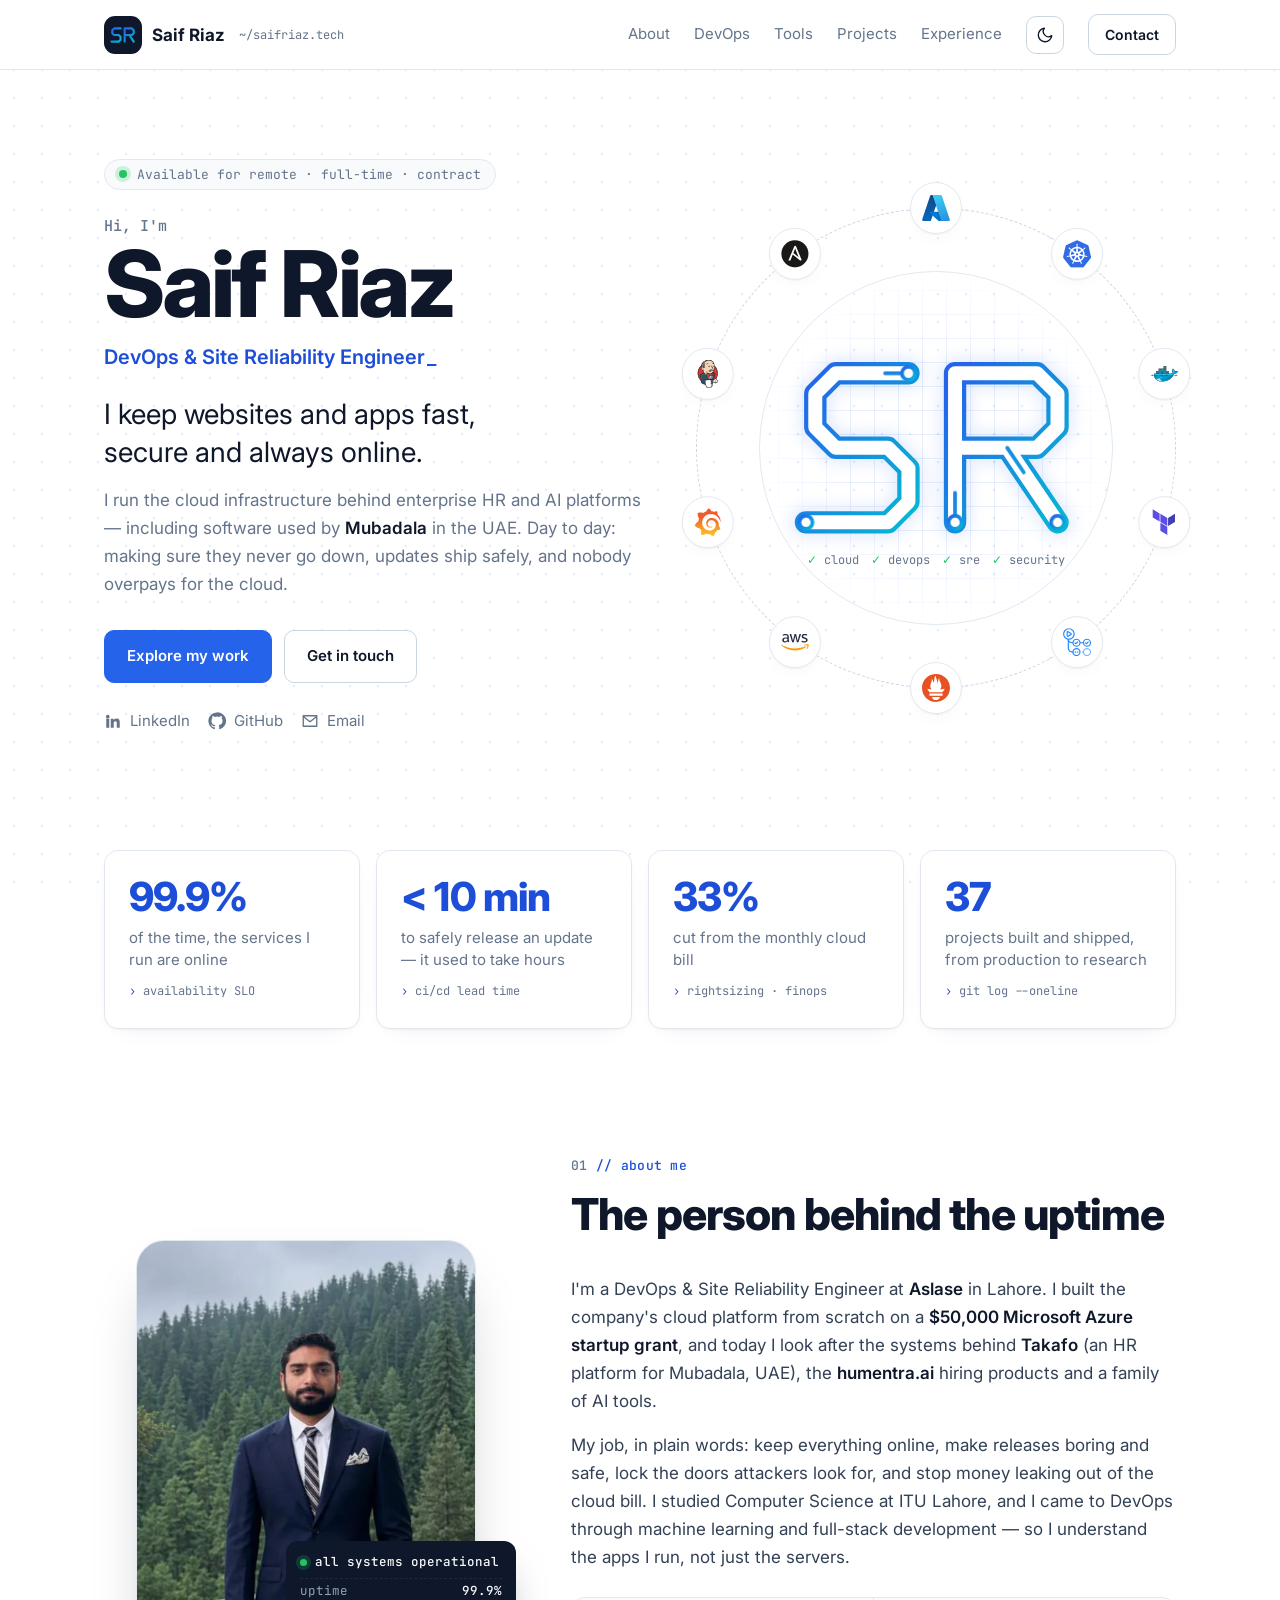
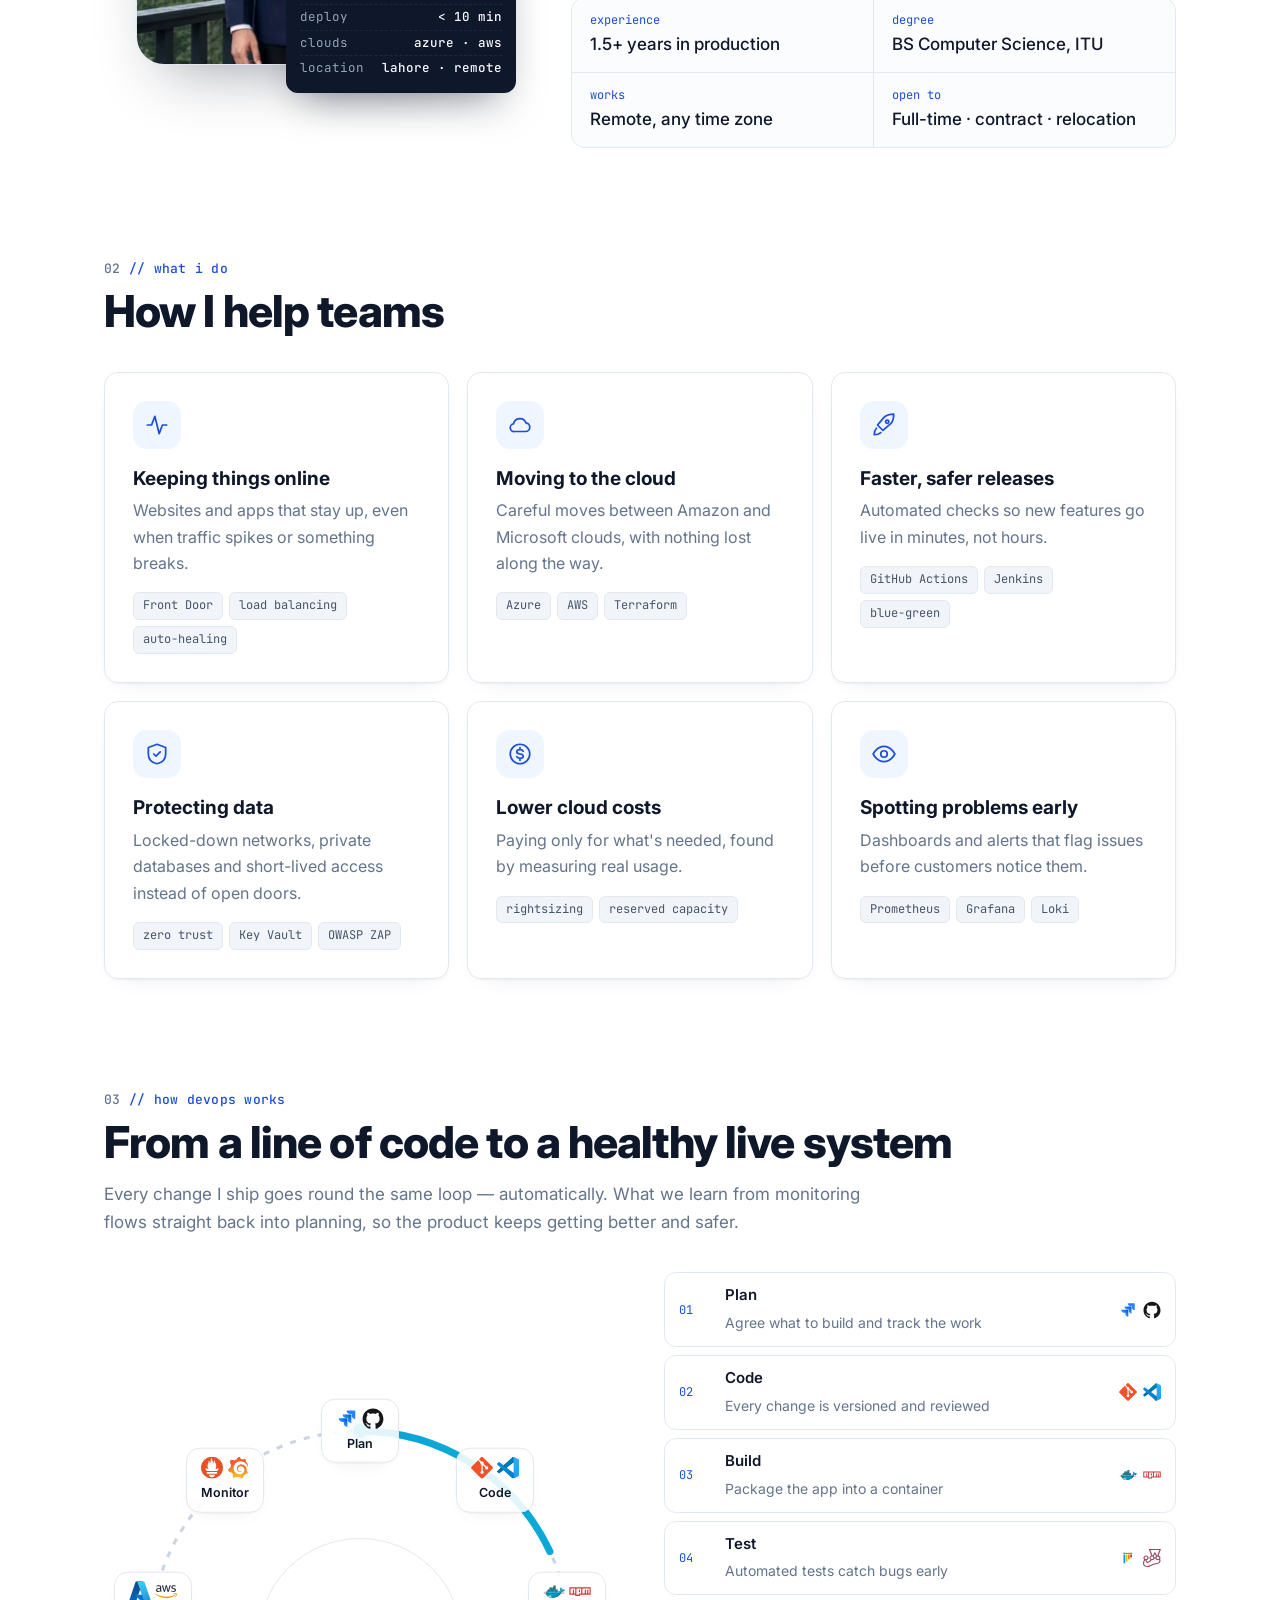
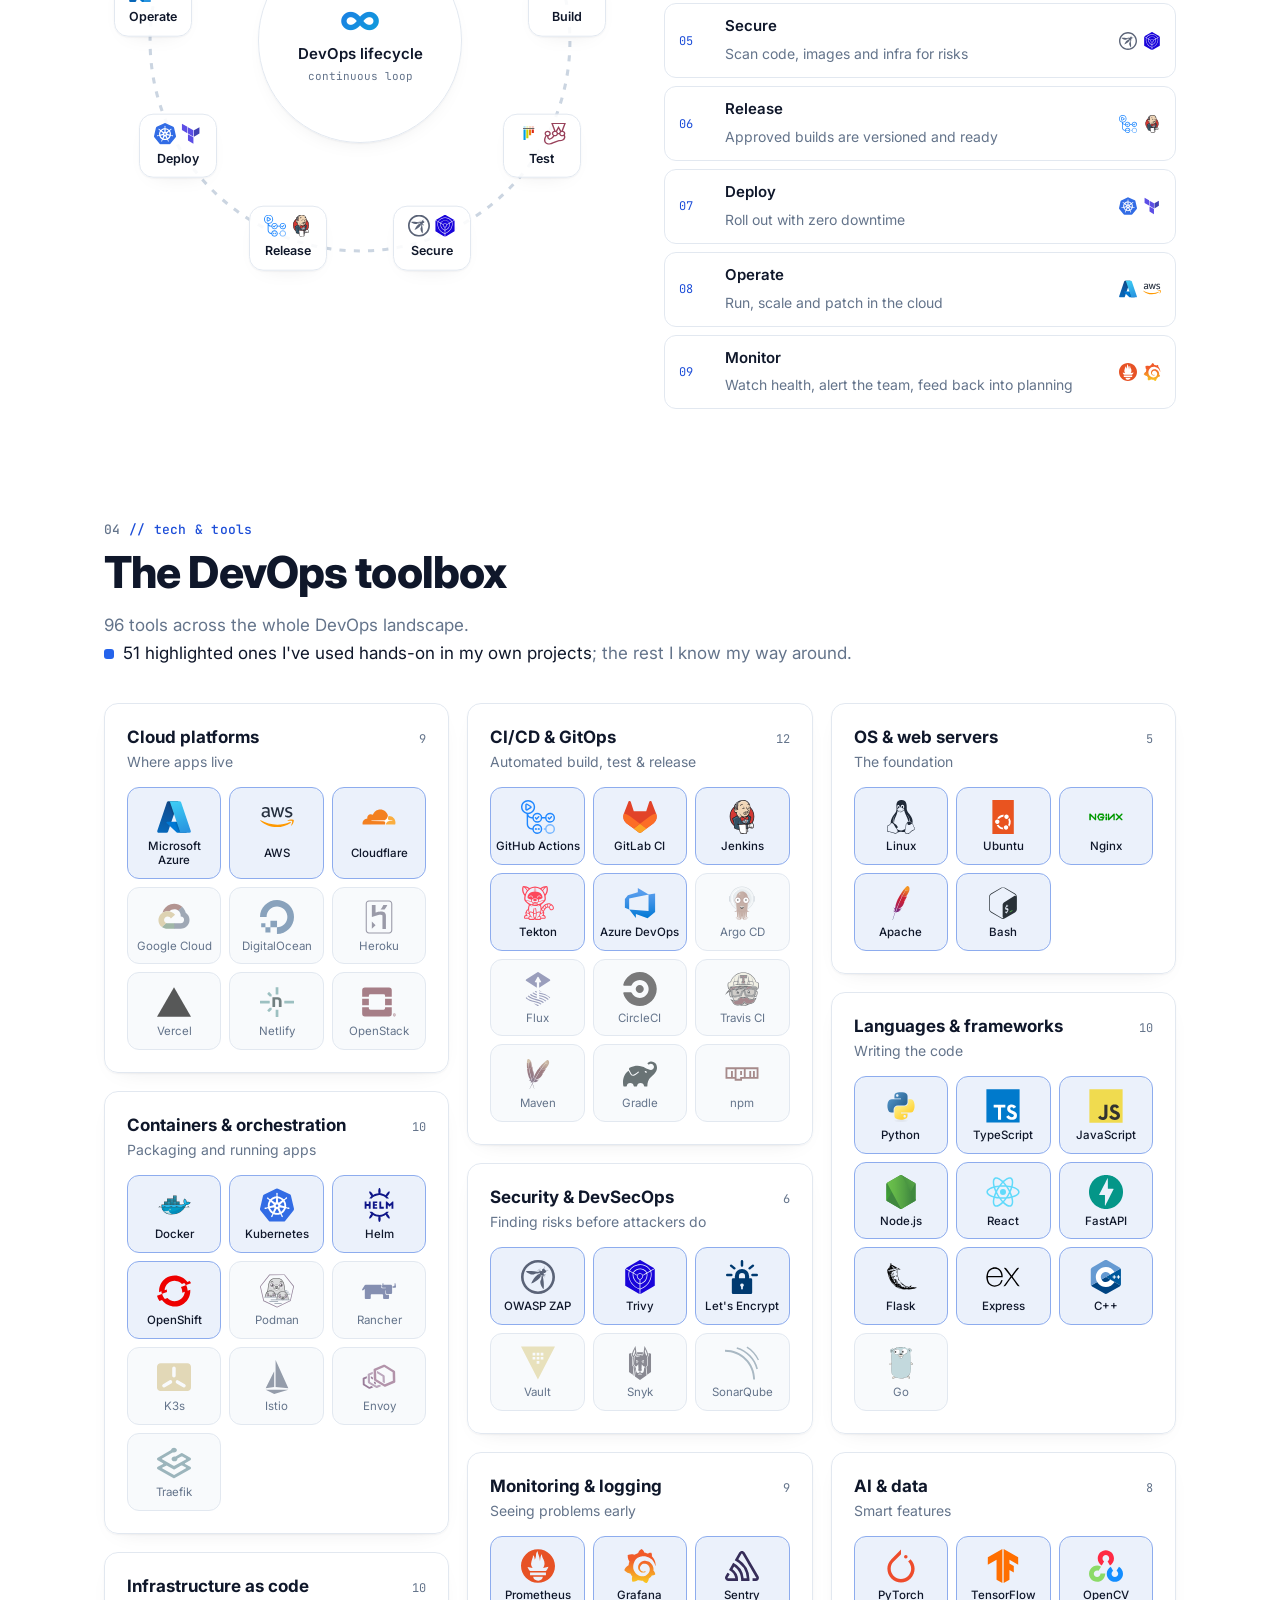
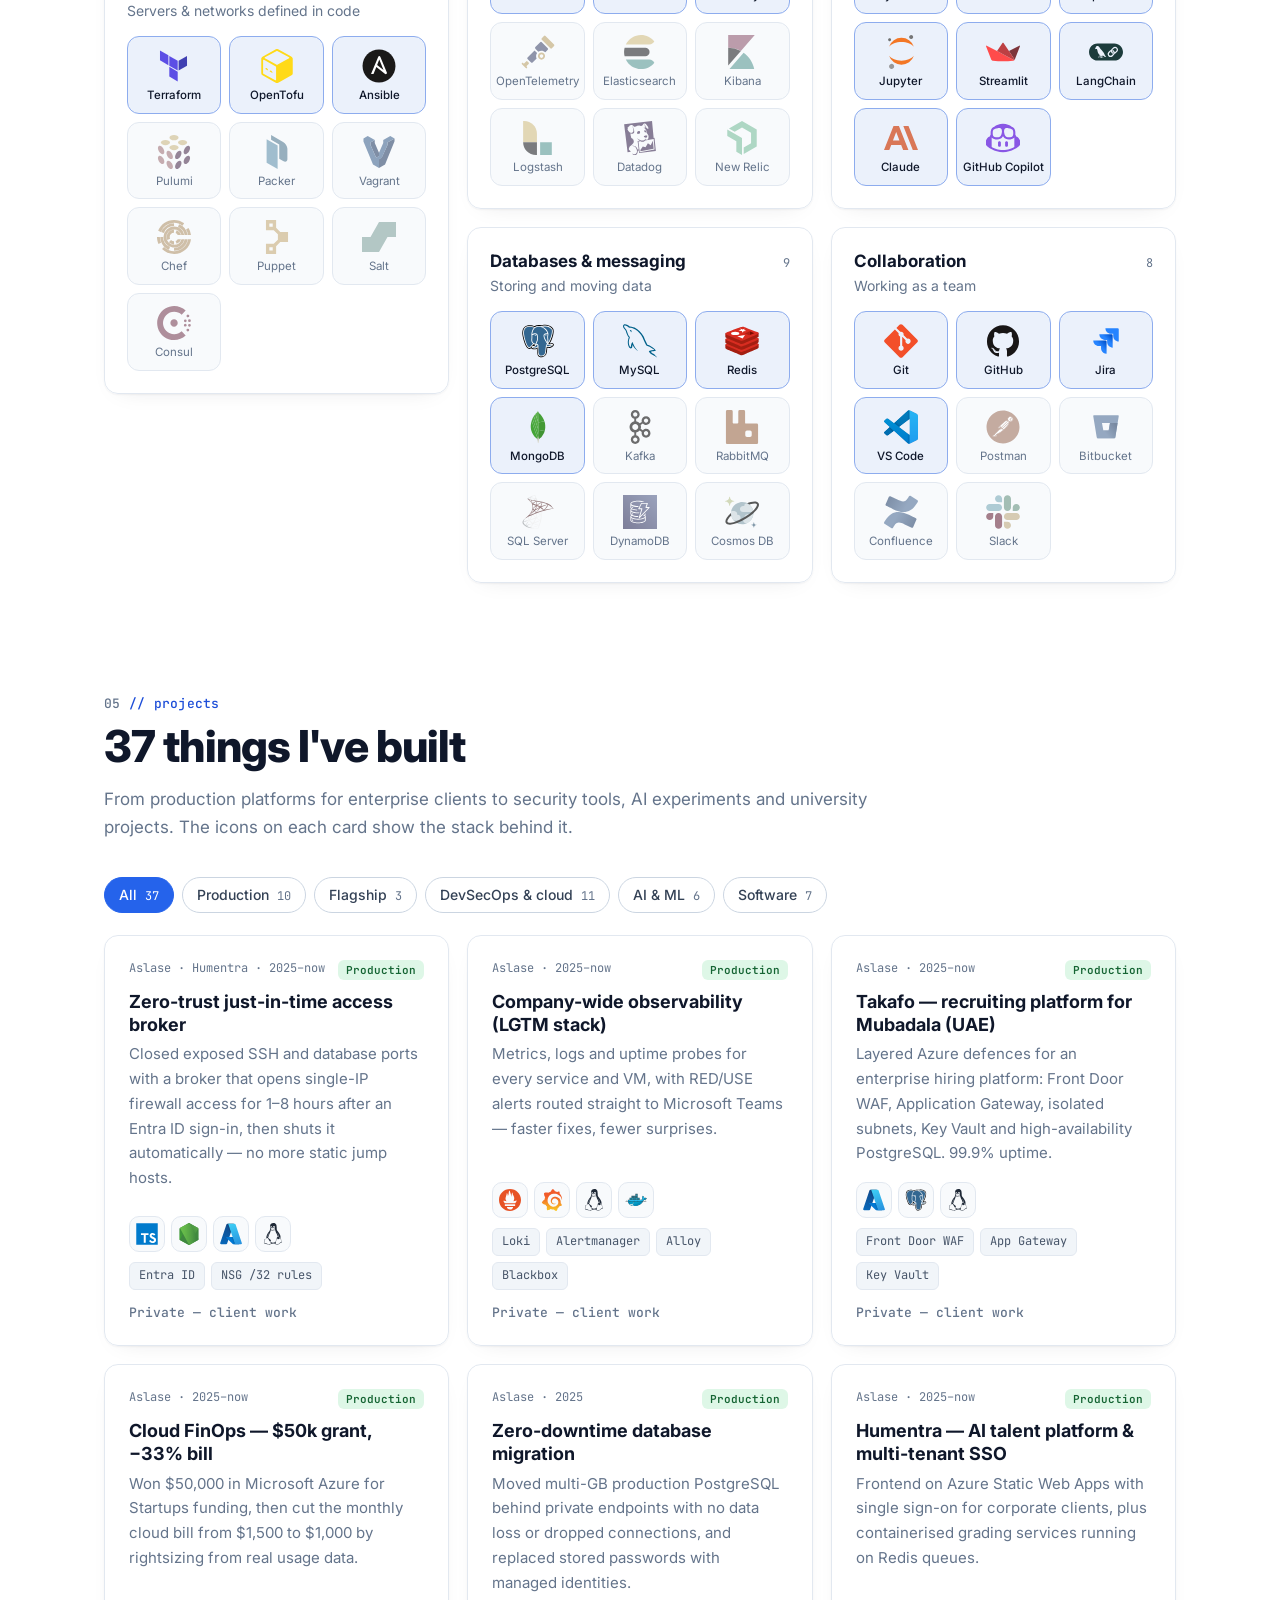
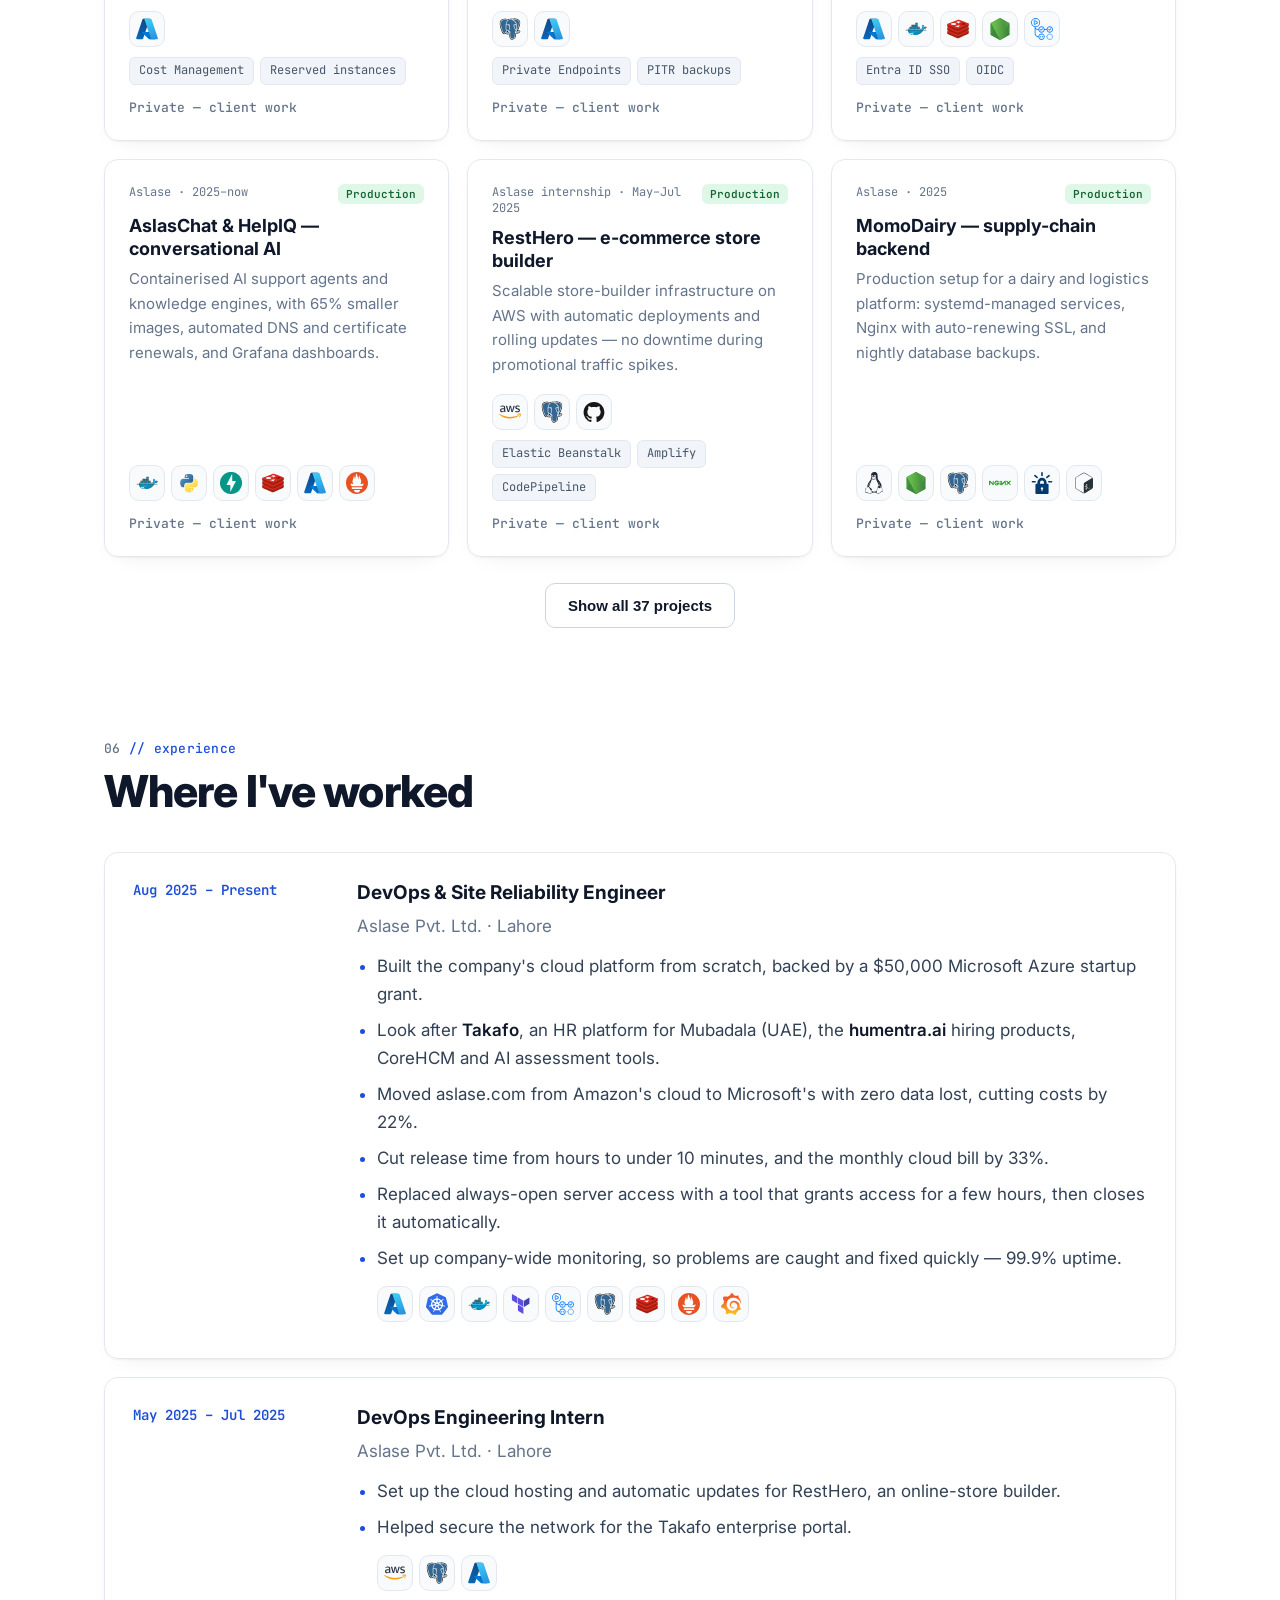
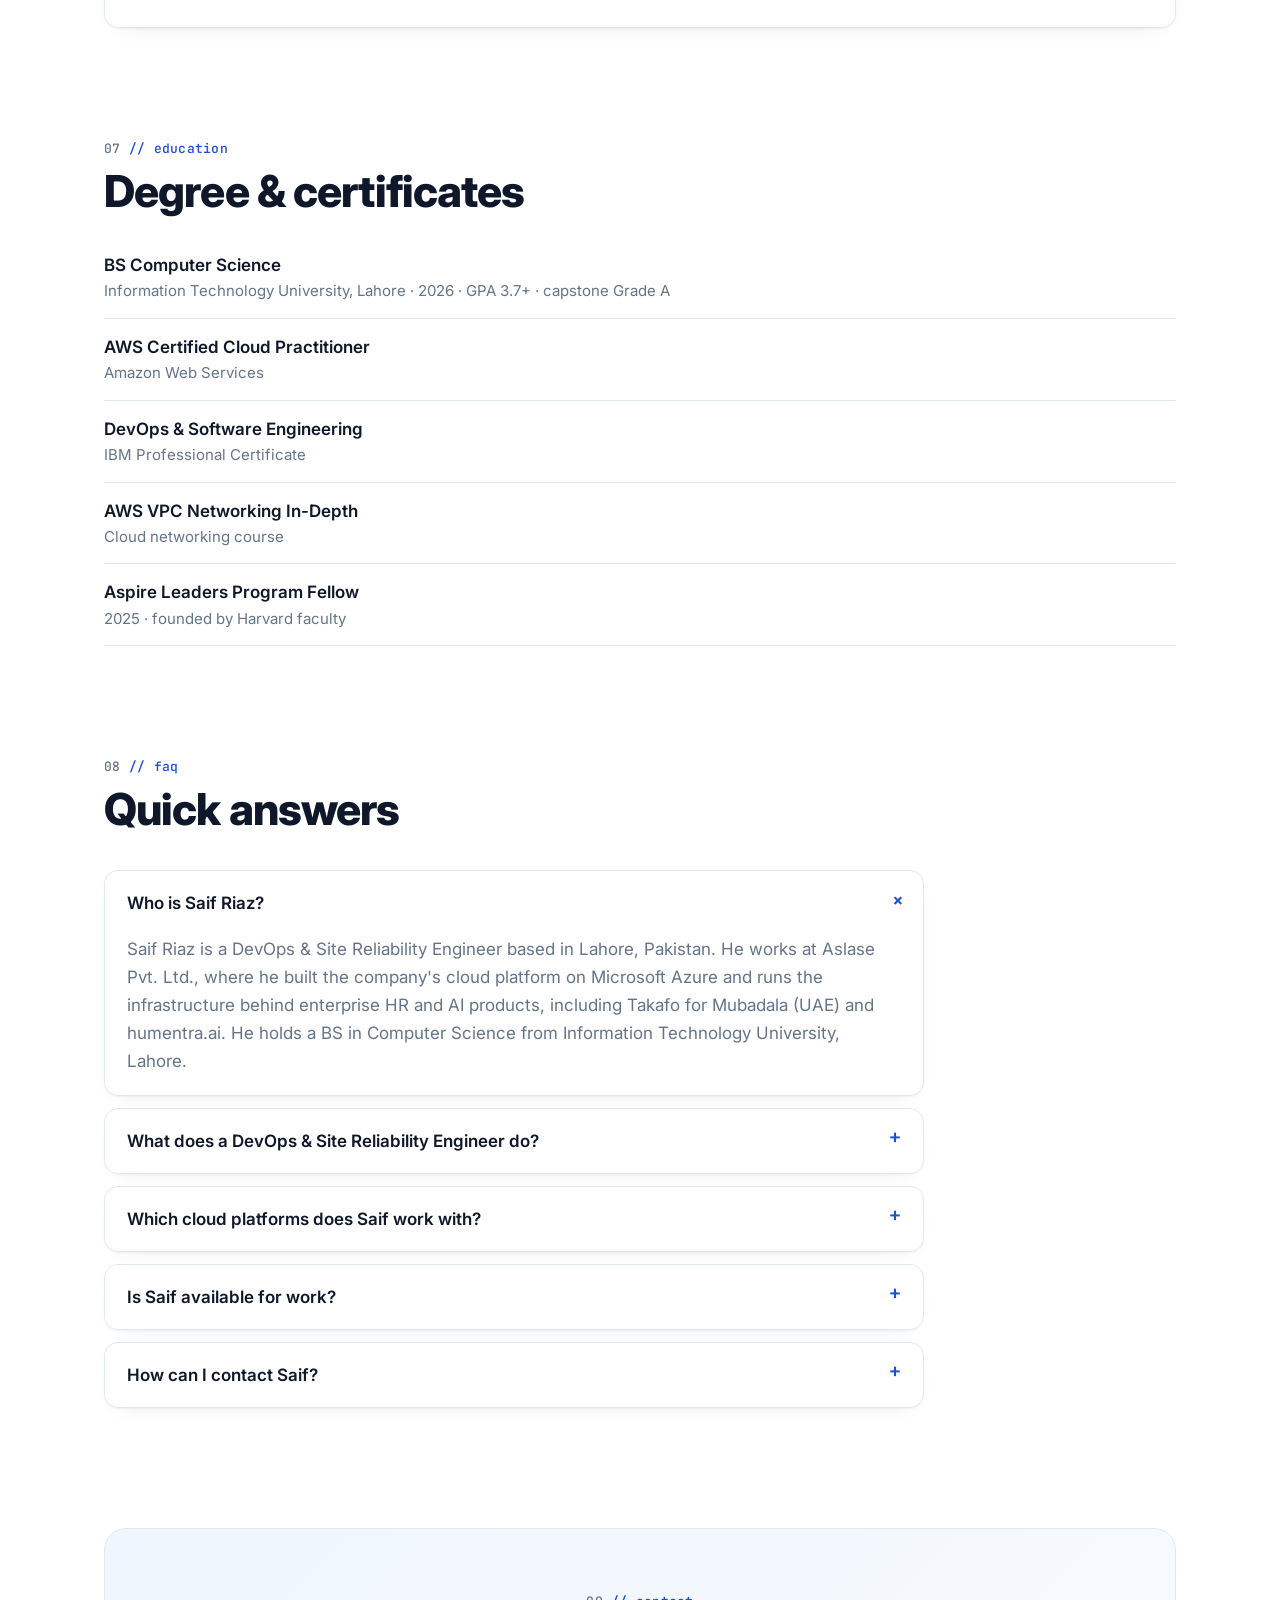
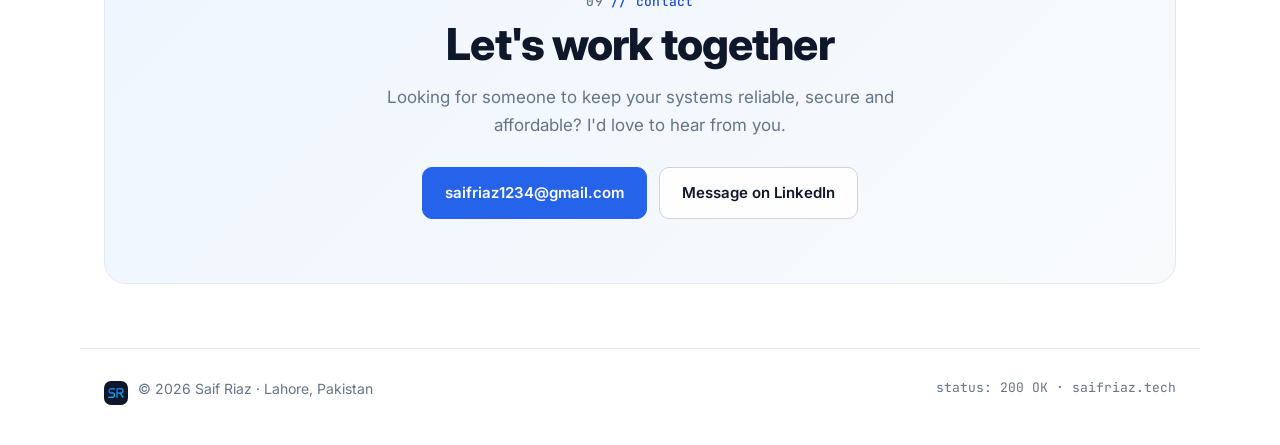
<file: index.html>
<!doctype html>
<html lang="en">
<head>
  <meta charset="utf-8">
  <meta name="viewport" content="width=device-width, initial-scale=1">
  <title>Saif Riaz — DevOps &amp; Site Reliability Engineer (Azure &amp; AWS)</title>
  <meta name="description" content="Saif Riaz is a DevOps & Site Reliability Engineer in Lahore, Pakistan, keeping Azure and AWS cloud platforms fast, secure and online — 99.9% uptime.">
  <meta name="author" content="Saif Riaz">
  <meta name="robots" content="index, follow, max-image-preview:large">
  <link rel="canonical" href="https://saifriaz.tech/">
  <meta name="theme-color" content="#ffffff" media="(prefers-color-scheme: light)">
  <meta name="theme-color" content="#0b1220" media="(prefers-color-scheme: dark)">
  <meta name="color-scheme" content="light dark">

  <meta property="og:type" content="profile">
  <meta property="og:site_name" content="Saif Riaz">
  <meta property="og:url" content="https://saifriaz.tech/">
  <meta property="og:title" content="Saif Riaz — DevOps & Site Reliability Engineer">
  <meta property="og:description" content="I keep websites and apps fast, secure and always online. Cloud infrastructure on Microsoft Azure & AWS for enterprise HR and AI platforms.">
  <meta property="og:image" content="https://saifriaz.tech/og.png">
  <meta property="og:image:width" content="1200">
  <meta property="og:image:height" content="630">
  <meta property="og:image:alt" content="Saif Riaz, DevOps & Site Reliability Engineer">
  <meta property="profile:first_name" content="Saif">
  <meta property="profile:last_name" content="Riaz">
  <meta name="twitter:card" content="summary_large_image">
  <meta name="twitter:title" content="Saif Riaz — DevOps & Site Reliability Engineer">
  <meta name="twitter:description" content="I keep websites and apps fast, secure and always online. Azure & AWS cloud infrastructure.">
  <meta name="twitter:image" content="https://saifriaz.tech/og.png">

  <link rel="icon" href="/favicon.ico" sizes="48x48">
  <link rel="icon" href="/favicon-96.png" type="image/png" sizes="96x96">
  <link rel="icon" href="/favicon-192.png" type="image/png" sizes="192x192">
  <link rel="icon" href="/favicon.svg" type="image/svg+xml">
  <link rel="apple-touch-icon" href="/apple-touch-icon.png">
  <link rel="manifest" href="/site.webmanifest">
  <link rel="preconnect" href="https://fonts.googleapis.com">
  <link rel="preconnect" href="https://fonts.gstatic.com" crossorigin>
  <link href="https://fonts.googleapis.com/css2?family=Inter:wght@400;500;600;700;800&family=JetBrains+Mono:wght@400;500;700&display=swap" rel="stylesheet">
  <link rel="stylesheet" href="/styles.css">

  <script>
    (function () {
      var t = null;
      try { t = localStorage.getItem("theme"); } catch (e) {}
      if (t !== "light" && t !== "dark") t = matchMedia("(prefers-color-scheme: dark)").matches ? "dark" : "light";
      document.documentElement.dataset.theme = t;
    })();
  </script>

  <script type="application/ld+json">
  {
    "@context": "https://schema.org",
    "@graph": [
      { "@type": "WebSite", "@id": "https://saifriaz.tech/#website", "url": "https://saifriaz.tech/", "name": "Saif Riaz", "inLanguage": "en" },
      { "@type": "ProfilePage", "@id": "https://saifriaz.tech/#profile", "url": "https://saifriaz.tech/", "name": "Saif Riaz — DevOps & Site Reliability Engineer", "isPartOf": { "@id": "https://saifriaz.tech/#website" }, "dateModified": "2026-11-11T12:00:00+05:00", "mainEntity": { "@id": "https://saifriaz.tech/#person" } },
      {
        "@type": "Person",
        "@id": "https://saifriaz.tech/#person",
        "name": "Saif Riaz",
        "url": "https://saifriaz.tech/",
        "image": "https://saifriaz.tech/img/saif-riaz-square.jpg",
        "jobTitle": "DevOps & Site Reliability Engineer",
        "description": "DevOps & Site Reliability Engineer who runs cloud infrastructure on Microsoft Azure and AWS for enterprise HR and AI platforms.",
        "email": "mailto:saifriaz1234@gmail.com",
        "address": { "@type": "PostalAddress", "addressLocality": "Lahore", "addressCountry": "PK" },
        "worksFor": { "@type": "Organization", "name": "Aslase Pvt. Ltd." },
        "alumniOf": { "@type": "CollegeOrUniversity", "name": "Information Technology University (ITU), Lahore" },
        "hasCredential": [
          { "@type": "EducationalOccupationalCredential", "credentialCategory": "degree", "name": "BS Computer Science, Information Technology University, Lahore" },
          { "@type": "EducationalOccupationalCredential", "credentialCategory": "certification", "name": "AWS Certified Cloud Practitioner", "recognizedBy": { "@type": "Organization", "name": "Amazon Web Services" } },
          { "@type": "EducationalOccupationalCredential", "credentialCategory": "certificate", "name": "IBM DevOps and Software Engineering Professional Certificate", "recognizedBy": { "@type": "Organization", "name": "IBM" } },
          { "@type": "EducationalOccupationalCredential", "credentialCategory": "certificate", "name": "AWS VPC Networking In-Depth" }
        ],
        "knowsAbout": ["DevOps", "Site Reliability Engineering", "Microsoft Azure", "Amazon Web Services", "Terraform", "Kubernetes", "Docker", "GitHub Actions", "Jenkins", "Ansible", "CI/CD", "Prometheus", "Grafana", "DevSecOps", "Cloud migration", "Cloud cost optimization", "Zero trust security"],
        "sameAs": ["https://www.linkedin.com/in/saif-riaz-", "https://github.com/SaifRiaz3256", "https://dev.to/saifriaz3256", "https://medium.com/@saifriaz_devops"]
      },
      {
        "@type": "FAQPage",
        "@id": "https://saifriaz.tech/#faq",
        "mainEntity": [
          { "@type": "Question", "name": "Who is Saif Riaz?", "acceptedAnswer": { "@type": "Answer", "text": "Saif Riaz is a DevOps & Site Reliability Engineer based in Lahore, Pakistan. He works at Aslase Pvt. Ltd., where he built the company's cloud platform on Microsoft Azure and runs the infrastructure behind enterprise HR and AI products, including Takafo for Mubadala (UAE) and humentra.ai. He holds a BS in Computer Science from Information Technology University, Lahore." } },
          { "@type": "Question", "name": "What does a DevOps & Site Reliability Engineer do?", "acceptedAnswer": { "@type": "Answer", "text": "A DevOps & Site Reliability Engineer makes sure software stays online, secure and fast. That means automating how updates are tested and released, setting up cloud servers and networks as code, watching systems with dashboards and alerts, and fixing problems before customers notice them." } },
          { "@type": "Question", "name": "Which cloud platforms does Saif Riaz work with?", "acceptedAnswer": { "@type": "Answer", "text": "Saif works mainly with Microsoft Azure and Amazon Web Services (AWS), using Terraform, Docker, Kubernetes, GitHub Actions, Jenkins, Prometheus and Grafana. He has migrated a production company platform from AWS to Azure with zero data loss." } },
          { "@type": "Question", "name": "Is Saif Riaz available for work?", "acceptedAnswer": { "@type": "Answer", "text": "Yes. Saif is open to full-time, contract and remote roles with teams worldwide, with flexible time-zone overlap, and is open to relocation." } },
          { "@type": "Question", "name": "How can I contact Saif Riaz?", "acceptedAnswer": { "@type": "Answer", "text": "Email saifriaz1234@gmail.com or message him on LinkedIn at linkedin.com/in/saif-riaz-." } }
        ]
      }
    ]
  }
  </script>
</head>
<body>
  <a class="skip" href="#main">Skip to content</a>
  <canvas class="fx-canvas" aria-hidden="true"></canvas>

  <header class="nav">
    <a class="brand" href="#top" aria-label="Saif Riaz, home">
      <span class="logo" aria-hidden="true">
        <svg viewBox="0 0 340 240"><use href="#sr-paths"/></svg>
      </span>
      <span class="brand-name">Saif Riaz</span><span class="brand-path">~/saifriaz.tech</span>
    </a>
    <nav aria-label="Main">
      <a href="#about">About</a>
      <a href="#lifecycle">DevOps</a>
      <a href="#tools">Tools</a>
      <a href="#projects">Projects</a>
      <a href="#work">Experience</a>
      <button class="theme-toggle" type="button" aria-label="Switch to dark theme" title="Toggle theme">
        <svg class="i-moon" viewBox="0 0 24 24" aria-hidden="true"><path d="M21 12.8A9 9 0 1 1 11.2 3a7 7 0 0 0 9.8 9.8z"/></svg>
        <svg class="i-sun" viewBox="0 0 24 24" aria-hidden="true"><circle cx="12" cy="12" r="4"/><path d="M12 2v2M12 20v2M4.9 4.9l1.4 1.4M17.7 17.7l1.4 1.4M2 12h2M20 12h2M4.9 19.1l1.4-1.4M17.7 6.3l1.4-1.4"/></svg>
      </button>
      <a class="btn btn-small" href="#contact">Contact</a>
    </nav>
  </header>

  <!-- Shared SR monogram geometry (circuit-trace letters) -->
  <svg width="0" height="0" style="position:absolute" aria-hidden="true">
    <defs>
      <linearGradient id="srg" x1="0" y1="0" x2="1" y2="1">
        <stop offset="0" style="stop-color:var(--accent)"/><stop offset="1" style="stop-color:var(--accent-2)"/>
      </linearGradient>
      <g id="sr-paths" fill="none" stroke-linecap="round" stroke-linejoin="round">
        <path class="srp" pathLength="1000" d="M140,40 H62 L40,62 V98 L62,120 H118 L140,142 V178 L118,200 H30"/>
        <path class="srp" pathLength="1000" d="M190,200 V40 H278 L300,62 V98 L278,120 H190 M246,120 L300,200"/>
      </g>
    </defs>
  </svg>

  <main id="main">
    <!-- HERO -->
    <section class="hero" id="top">
      <div class="hero-text">
        <p class="eyebrow"><span class="live" aria-hidden="true"></span> Available for remote · full-time · contract</p>
        <p class="hello">Hi, I'm</p>
        <h1 class="hero-title">Saif Riaz</h1>
        <p class="hero-role">DevOps &amp; Site Reliability Engineer<span class="caret" aria-hidden="true">_</span></p>
        <p class="hero-head">I keep websites and apps fast, secure and always online.</p>
        <p class="hero-sub">I run the cloud infrastructure behind enterprise HR and AI platforms — including software used by <b>Mubadala</b> in the UAE. Day to day: making sure they never go down, updates ship safely, and nobody overpays for the cloud.</p>
        <div class="ctas">
          <a class="btn btn-primary" href="#projects">Explore my work</a>
          <a class="btn" href="#contact">Get in touch</a>
        </div>
        <ul class="socials">
          <li><a href="https://www.linkedin.com/in/saif-riaz-" target="_blank" rel="me noopener"><svg viewBox="0 0 24 24" aria-hidden="true"><path d="M4.98 3.5a2.5 2.5 0 1 1 0 5 2.5 2.5 0 0 1 0-5zM3 9h4v12H3zM9 9h3.8v1.7h.05c.53-1 1.83-2.05 3.77-2.05C20.6 8.65 21 11.3 21 14.7V21h-4v-5.6c0-1.33-.03-3.05-1.86-3.05-1.86 0-2.14 1.45-2.14 2.95V21H9z"/></svg>LinkedIn</a></li>
          <li><a href="https://github.com/SaifRiaz3256" target="_blank" rel="me noopener"><svg viewBox="0 0 24 24" aria-hidden="true"><path d="M12 .5a11.5 11.5 0 0 0-3.64 22.41c.58.1.79-.25.79-.56v-2c-3.2.7-3.88-1.37-3.88-1.37-.52-1.33-1.28-1.69-1.28-1.69-1.05-.71.08-.7.08-.7 1.16.08 1.77 1.19 1.77 1.19 1.03 1.77 2.7 1.26 3.36.96.1-.75.4-1.26.73-1.55-2.56-.29-5.25-1.28-5.25-5.69 0-1.26.45-2.29 1.19-3.1-.12-.29-.52-1.46.11-3.05 0 0 .97-.31 3.17 1.18a11 11 0 0 1 5.77 0c2.2-1.49 3.17-1.18 3.17-1.18.63 1.59.23 2.76.11 3.05.74.81 1.19 1.84 1.19 3.1 0 4.42-2.7 5.39-5.27 5.68.41.36.78 1.06.78 2.14v3.17c0 .31.21.67.8.56A11.5 11.5 0 0 0 12 .5z"/></svg>GitHub</a></li>
          <li><a href="mailto:saifriaz1234@gmail.com"><svg viewBox="0 0 24 24" aria-hidden="true"><path d="M3 5h18v14H3zM3 6l9 7 9-7" fill="none" stroke="currentColor" stroke-width="1.8" stroke-linejoin="round"/></svg>Email</a></li>
        </ul>
      </div>

      <div class="hero-visual" aria-hidden="true">
        <div class="mono-stage">
          <div class="mono-grid"></div>
          <div class="orbit"><div class="orbit-spin"><span class="o" style="--a:0.0deg"><img class="oi" src="/img/icons/azure.svg" alt="Microsoft Azure" width="30" height="30" loading="lazy" decoding="async"></span><span class="o" style="--a:36.0deg"><img class="oi" src="/img/icons/kubernetes.svg" alt="Kubernetes" width="30" height="30" loading="lazy" decoding="async"></span><span class="o" style="--a:72.0deg"><img class="oi" src="/img/icons/docker.svg" alt="Docker" width="30" height="30" loading="lazy" decoding="async"></span><span class="o" style="--a:108.0deg"><img class="oi" src="/img/icons/terraform.svg" alt="Terraform" width="30" height="30" loading="lazy" decoding="async"></span><span class="o" style="--a:144.0deg"><img class="oi" src="/img/icons/githubactions.svg" alt="GitHub Actions" width="30" height="30" loading="lazy" decoding="async"></span><span class="o" style="--a:180.0deg"><img class="oi" src="/img/icons/prometheus.svg" alt="Prometheus" width="30" height="30" loading="lazy" decoding="async"></span><span class="o" style="--a:216.0deg"><img class="oi inv" src="/img/icons/amazonwebservices.svg" alt="AWS" width="30" height="30" loading="lazy" decoding="async"></span><span class="o" style="--a:252.0deg"><img class="oi" src="/img/icons/grafana.svg" alt="Grafana" width="30" height="30" loading="lazy" decoding="async"></span><span class="o" style="--a:288.0deg"><img class="oi" src="/img/icons/jenkins.svg" alt="Jenkins" width="30" height="30" loading="lazy" decoding="async"></span><span class="o" style="--a:324.0deg"><img class="oi" src="/img/icons/ansible.svg" alt="Ansible" width="30" height="30" loading="lazy" decoding="async"></span></div></div>
          <svg class="mono" viewBox="0 0 340 240">
            <g class="sr-glow"><use href="#sr-paths"/></g>
            <g class="sr-tube"><use href="#sr-paths"/></g>
            <g class="sr-core"><use href="#sr-paths"/></g>
            <g class="sr-pulse"><use href="#sr-paths"/></g>
            <g class="sr-nodes">
              <circle cx="140" cy="40" r="7"/><circle cx="30" cy="200" r="7"/><circle cx="190" cy="200" r="7"/><circle cx="300" cy="200" r="7"/>
            </g>
          </svg>
          <ul class="mono-tags">
            <li>cloud</li><li>devops</li><li>sre</li><li>security</li>
          </ul>
        </div>
      </div>
    </section>

    <!-- NUMBERS -->
    <section class="stats" aria-label="Results in numbers">
      <div class="stat fx-card"><b>99.9%</b><span>of the time, the services I run are online</span><code>availability SLO</code></div>
      <div class="stat fx-card"><b>&lt; 10 min</b><span>to safely release an update — it used to take hours</span><code>ci/cd lead time</code></div>
      <div class="stat fx-card"><b>33%</b><span>cut from the monthly cloud bill</span><code>rightsizing · finops</code></div>
      <div class="stat fx-card"><b>37</b><span>projects built and shipped, from production to research</span><code>git log --oneline</code></div>
    </section>

    <!-- ABOUT -->
    <section class="section about" id="about" aria-labelledby="about-h">
      <div class="about-visual">
        <figure class="photo fx-card">
          <picture>
            <source srcset="/img/saif-riaz.webp" type="image/webp">
            <img src="/img/saif-riaz.jpg" width="488" height="610" alt="Saif Riaz, DevOps & Site Reliability Engineer, in a navy suit" loading="lazy" decoding="async">
          </picture>
        </figure>
        <div class="status" aria-label="Status summary">
          <p class="status-head"><span class="live" aria-hidden="true"></span> all systems operational</p>
          <p class="status-row"><span>uptime</span><b>99.9%</b></p>
          <p class="status-row"><span>deploy</span><b>&lt; 10 min</b></p>
          <p class="status-row"><span>clouds</span><b>azure · aws</b></p>
          <p class="status-row"><span>location</span><b>lahore · remote</b></p>
        </div>
      </div>
      <div class="about-text">
        <div class="section-head"><p class="kicker"><span class="kn">01</span> // about me</p><h2 id="about-h">The person behind the uptime</h2></div>
        <p>I'm a DevOps &amp; Site Reliability Engineer at <b>Aslase</b> in Lahore. I built the company's cloud platform from scratch on a <b>$50,000 Microsoft Azure startup grant</b>, and today I look after the systems behind <b>Takafo</b> (an HR platform for Mubadala, UAE), the <b>humentra.ai</b> hiring products and a family of AI tools.</p>
        <p>My job, in plain words: keep everything online, make releases boring and safe, lock the doors attackers look for, and stop money leaking out of the cloud bill. I studied Computer Science at ITU Lahore, and I came to DevOps through machine learning and full-stack development — so I understand the apps I run, not just the servers.</p>
        <dl class="facts">
          <div><dt>experience</dt><dd>1.5+ years in production</dd></div>
          <div><dt>degree</dt><dd>BS Computer Science, ITU</dd></div>
          <div><dt>works</dt><dd>Remote, any time zone</dd></div>
          <div><dt>open to</dt><dd>Full-time · contract · relocation</dd></div>
        </dl>
      </div>
    </section>

    <!-- WHAT I DO -->
    <section class="section" id="help" aria-labelledby="help-h">
      <div class="section-head"><p class="kicker"><span class="kn">02</span> // what i do</p><h2 id="help-h">How I help teams</h2></div>
      <div class="cards">
        <article class="card fx-card">
          <div class="card-icon"><svg viewBox="0 0 24 24" aria-hidden="true"><path d="M3 12h4l3-8 4 16 3-8h4"/></svg></div>
          <h3>Keeping things online</h3>
          <p>Websites and apps that stay up, even when traffic spikes or something breaks.</p>
          <div class="tags"><span>Front Door</span><span>load balancing</span><span>auto-healing</span></div>
        </article>
        <article class="card fx-card">
          <div class="card-icon"><svg viewBox="0 0 24 24" aria-hidden="true"><path d="M7 18h10a4 4 0 0 0 .5-7.97A6 6 0 0 0 6 11a3.5 3.5 0 0 0 1 7z"/></svg></div>
          <h3>Moving to the cloud</h3>
          <p>Careful moves between Amazon and Microsoft clouds, with nothing lost along the way.</p>
          <div class="tags"><span>Azure</span><span>AWS</span><span>Terraform</span></div>
        </article>
        <article class="card fx-card">
          <div class="card-icon"><svg viewBox="0 0 24 24" aria-hidden="true"><path d="M5 15c-1 1-2 4-2 6 2 0 5-1 6-2M9 15l-3-3 6-7c2-2 5-3 9-3 0 4-1 7-3 9l-7 6-2-2z"/><circle cx="15" cy="9" r="1.5"/></svg></div>
          <h3>Faster, safer releases</h3>
          <p>Automated checks so new features go live in minutes, not hours.</p>
          <div class="tags"><span>GitHub Actions</span><span>Jenkins</span><span>blue-green</span></div>
        </article>
        <article class="card fx-card">
          <div class="card-icon"><svg viewBox="0 0 24 24" aria-hidden="true"><path d="M12 3l8 3v6c0 5-3.5 8-8 9-4.5-1-8-4-8-9V6l8-3z"/><path d="M9 12l2 2 4-4"/></svg></div>
          <h3>Protecting data</h3>
          <p>Locked-down networks, private databases and short-lived access instead of open doors.</p>
          <div class="tags"><span>zero trust</span><span>Key Vault</span><span>OWASP ZAP</span></div>
        </article>
        <article class="card fx-card">
          <div class="card-icon"><svg viewBox="0 0 24 24" aria-hidden="true"><circle cx="12" cy="12" r="9"/><path d="M15 9.5c-.5-1-1.6-1.5-3-1.5-1.7 0-3 .8-3 2s1.3 1.8 3 2 3 .8 3 2-1.3 2-3 2c-1.4 0-2.5-.5-3-1.5M12 6v2m0 8v2"/></svg></div>
          <h3>Lower cloud costs</h3>
          <p>Paying only for what's needed, found by measuring real usage.</p>
          <div class="tags"><span>rightsizing</span><span>reserved capacity</span></div>
        </article>
        <article class="card fx-card">
          <div class="card-icon"><svg viewBox="0 0 24 24" aria-hidden="true"><path d="M2 12s3.5-7 10-7 10 7 10 7-3.5 7-10 7S2 12 2 12z"/><circle cx="12" cy="12" r="3"/></svg></div>
          <h3>Spotting problems early</h3>
          <p>Dashboards and alerts that flag issues before customers notice them.</p>
          <div class="tags"><span>Prometheus</span><span>Grafana</span><span>Loki</span></div>
        </article>
      </div>
    </section>

    <!-- LIFECYCLE -->
    <section class="section" id="lifecycle" aria-labelledby="lc-h">
      <div class="section-head"><p class="kicker"><span class="kn">03</span> // how devops works</p><h2 id="lc-h">From a line of code to a healthy live system</h2>
        <p class="lede">Every change I ship goes round the same loop — automatically. What we learn from monitoring flows straight back into planning, so the product keeps getting better and safer.</p></div>
      <div class="lc">
        <div class="lc-wheel" style="--n:9" aria-hidden="true">
  <svg class="lc-ring" viewBox="0 0 100 100"><defs><linearGradient id="lcg" x1="0" y1="0" x2="1" y2="1"><stop offset="0" style="stop-color:var(--accent)"/><stop offset="1" style="stop-color:var(--accent-2)"/></linearGradient></defs>
    <circle cx="50" cy="50" r="41" class="lc-track"/><circle cx="50" cy="50" r="41" class="lc-flow" pathLength="100"/></svg>
  <div class="lc-orbit"><span class="lc-dot"></span></div>
  <div class="lc-center"><span class="lc-sr">∞</span><b>DevOps lifecycle</b><span>continuous loop</span></div>
  <ol class="lc-nodes"><li class="lc-node" style="left:50.00%;top:9.00%;--i:0"><span class="lc-icons"><img class="li" src="/img/icons/jira.svg" alt="Jira" width="22" height="22" loading="lazy" decoding="async"><img class="li inv" src="/img/icons/github.svg" alt="GitHub" width="22" height="22" loading="lazy" decoding="async"></span><b>Plan</b></li><li class="lc-node" style="left:76.35%;top:18.59%;--i:1"><span class="lc-icons"><img class="li" src="/img/icons/git.svg" alt="Git" width="22" height="22" loading="lazy" decoding="async"><img class="li" src="/img/icons/vscode.svg" alt="VS Code" width="22" height="22" loading="lazy" decoding="async"></span><b>Code</b></li><li class="lc-node" style="left:90.38%;top:42.88%;--i:2"><span class="lc-icons"><img class="li" src="/img/icons/docker.svg" alt="Docker" width="22" height="22" loading="lazy" decoding="async"><img class="li" src="/img/icons/npm.svg" alt="npm" width="22" height="22" loading="lazy" decoding="async"></span><b>Build</b></li><li class="lc-node" style="left:85.51%;top:70.50%;--i:3"><span class="lc-icons"><img class="li" src="/img/icons/pytest.svg" alt="PyTest" width="22" height="22" loading="lazy" decoding="async"><img class="li" src="/img/icons/jest.svg" alt="Jest" width="22" height="22" loading="lazy" decoding="async"></span><b>Test</b></li><li class="lc-node" style="left:64.02%;top:88.53%;--i:4"><span class="lc-icons"><img class="li inv" src="/img/icons/owasp.svg" alt="OWASP ZAP" width="22" height="22" loading="lazy" decoding="async"><img class="li" src="/img/icons/trivy.svg" alt="Trivy" width="22" height="22" loading="lazy" decoding="async"></span><b>Secure</b></li><li class="lc-node" style="left:35.98%;top:88.53%;--i:5"><span class="lc-icons"><img class="li" src="/img/icons/githubactions.svg" alt="GitHub Actions" width="22" height="22" loading="lazy" decoding="async"><img class="li" src="/img/icons/jenkins.svg" alt="Jenkins" width="22" height="22" loading="lazy" decoding="async"></span><b>Release</b></li><li class="lc-node" style="left:14.49%;top:70.50%;--i:6"><span class="lc-icons"><img class="li" src="/img/icons/kubernetes.svg" alt="Kubernetes" width="22" height="22" loading="lazy" decoding="async"><img class="li" src="/img/icons/terraform.svg" alt="Terraform" width="22" height="22" loading="lazy" decoding="async"></span><b>Deploy</b></li><li class="lc-node" style="left:9.62%;top:42.88%;--i:7"><span class="lc-icons"><img class="li" src="/img/icons/azure.svg" alt="Microsoft Azure" width="22" height="22" loading="lazy" decoding="async"><img class="li inv" src="/img/icons/amazonwebservices.svg" alt="AWS" width="22" height="22" loading="lazy" decoding="async"></span><b>Operate</b></li><li class="lc-node" style="left:23.65%;top:18.59%;--i:8"><span class="lc-icons"><img class="li" src="/img/icons/prometheus.svg" alt="Prometheus" width="22" height="22" loading="lazy" decoding="async"><img class="li" src="/img/icons/grafana.svg" alt="Grafana" width="22" height="22" loading="lazy" decoding="async"></span><b>Monitor</b></li></ol>
</div>
        <ol class="lc-steps">
<li><span class="n">01</span><div><b>Plan</b><span>Agree what to build and track the work</span></div><span class="lc-mini"><img class="li" src="/img/icons/jira.svg" alt="Jira" width="18" height="18" loading="lazy" decoding="async"><img class="li inv" src="/img/icons/github.svg" alt="GitHub" width="18" height="18" loading="lazy" decoding="async"></span></li>
<li><span class="n">02</span><div><b>Code</b><span>Every change is versioned and reviewed</span></div><span class="lc-mini"><img class="li" src="/img/icons/git.svg" alt="Git" width="18" height="18" loading="lazy" decoding="async"><img class="li" src="/img/icons/vscode.svg" alt="VS Code" width="18" height="18" loading="lazy" decoding="async"></span></li>
<li><span class="n">03</span><div><b>Build</b><span>Package the app into a container</span></div><span class="lc-mini"><img class="li" src="/img/icons/docker.svg" alt="Docker" width="18" height="18" loading="lazy" decoding="async"><img class="li" src="/img/icons/npm.svg" alt="npm" width="18" height="18" loading="lazy" decoding="async"></span></li>
<li><span class="n">04</span><div><b>Test</b><span>Automated tests catch bugs early</span></div><span class="lc-mini"><img class="li" src="/img/icons/pytest.svg" alt="PyTest" width="18" height="18" loading="lazy" decoding="async"><img class="li" src="/img/icons/jest.svg" alt="Jest" width="18" height="18" loading="lazy" decoding="async"></span></li>
<li><span class="n">05</span><div><b>Secure</b><span>Scan code, images and infra for risks</span></div><span class="lc-mini"><img class="li inv" src="/img/icons/owasp.svg" alt="OWASP ZAP" width="18" height="18" loading="lazy" decoding="async"><img class="li" src="/img/icons/trivy.svg" alt="Trivy" width="18" height="18" loading="lazy" decoding="async"></span></li>
<li><span class="n">06</span><div><b>Release</b><span>Approved builds are versioned and ready</span></div><span class="lc-mini"><img class="li" src="/img/icons/githubactions.svg" alt="GitHub Actions" width="18" height="18" loading="lazy" decoding="async"><img class="li" src="/img/icons/jenkins.svg" alt="Jenkins" width="18" height="18" loading="lazy" decoding="async"></span></li>
<li><span class="n">07</span><div><b>Deploy</b><span>Roll out with zero downtime</span></div><span class="lc-mini"><img class="li" src="/img/icons/kubernetes.svg" alt="Kubernetes" width="18" height="18" loading="lazy" decoding="async"><img class="li" src="/img/icons/terraform.svg" alt="Terraform" width="18" height="18" loading="lazy" decoding="async"></span></li>
<li><span class="n">08</span><div><b>Operate</b><span>Run, scale and patch in the cloud</span></div><span class="lc-mini"><img class="li" src="/img/icons/azure.svg" alt="Microsoft Azure" width="18" height="18" loading="lazy" decoding="async"><img class="li inv" src="/img/icons/amazonwebservices.svg" alt="AWS" width="18" height="18" loading="lazy" decoding="async"></span></li>
<li><span class="n">09</span><div><b>Monitor</b><span>Watch health, alert the team, feed back into planning</span></div><span class="lc-mini"><img class="li" src="/img/icons/prometheus.svg" alt="Prometheus" width="18" height="18" loading="lazy" decoding="async"><img class="li" src="/img/icons/grafana.svg" alt="Grafana" width="18" height="18" loading="lazy" decoding="async"></span></li>
        </ol>
      </div>
    </section>

    <!-- TOOLBOX -->
    <section class="section" id="tools" aria-labelledby="tools-h">
      <div class="section-head"><p class="kicker"><span class="kn">04</span> // tech &amp; tools</p><h2 id="tools-h">The DevOps toolbox</h2>
        <p class="lede">96 tools across the whole DevOps landscape. <span class="legend"><i></i> 51 highlighted ones I've used hands-on in my own projects</span>; the rest I know my way around.</p></div>
      <div class="toolbox">
<article class="tool-group fx-card"><header><h3>Cloud platforms</h3><span class="count">9</span></header><p>Where apps live</p><ul class="tools"><li class="tool used" title="Microsoft Azure — hands-on"><img class="ti" src="/img/icons/azure.svg" alt="Microsoft Azure" width="34" height="34" loading="lazy" decoding="async"><span>Microsoft Azure</span></li><li class="tool used" title="AWS — hands-on"><img class="ti inv" src="/img/icons/amazonwebservices.svg" alt="AWS" width="34" height="34" loading="lazy" decoding="async"><span>AWS</span></li><li class="tool used" title="Cloudflare — hands-on"><img class="ti" src="/img/icons/cloudflare.svg" alt="Cloudflare" width="34" height="34" loading="lazy" decoding="async"><span>Cloudflare</span></li><li class="tool" title="Google Cloud"><img class="ti" src="/img/icons/googlecloud.svg" alt="Google Cloud" width="34" height="34" loading="lazy" decoding="async"><span>Google Cloud</span></li><li class="tool" title="DigitalOcean"><img class="ti" src="/img/icons/digitalocean.svg" alt="DigitalOcean" width="34" height="34" loading="lazy" decoding="async"><span>DigitalOcean</span></li><li class="tool" title="Heroku"><img class="ti" src="/img/icons/heroku.svg" alt="Heroku" width="34" height="34" loading="lazy" decoding="async"><span>Heroku</span></li><li class="tool" title="Vercel"><img class="ti inv" src="/img/icons/vercel.svg" alt="Vercel" width="34" height="34" loading="lazy" decoding="async"><span>Vercel</span></li><li class="tool" title="Netlify"><img class="ti" src="/img/icons/netlify.svg" alt="Netlify" width="34" height="34" loading="lazy" decoding="async"><span>Netlify</span></li><li class="tool" title="OpenStack"><img class="ti" src="/img/icons/openstack.svg" alt="OpenStack" width="34" height="34" loading="lazy" decoding="async"><span>OpenStack</span></li></ul></article>
<article class="tool-group fx-card"><header><h3>Containers &amp; orchestration</h3><span class="count">10</span></header><p>Packaging and running apps</p><ul class="tools"><li class="tool used" title="Docker — hands-on"><img class="ti" src="/img/icons/docker.svg" alt="Docker" width="34" height="34" loading="lazy" decoding="async"><span>Docker</span></li><li class="tool used" title="Kubernetes — hands-on"><img class="ti" src="/img/icons/kubernetes.svg" alt="Kubernetes" width="34" height="34" loading="lazy" decoding="async"><span>Kubernetes</span></li><li class="tool used" title="Helm — hands-on"><img class="ti inv" src="/img/icons/helm.svg" alt="Helm" width="34" height="34" loading="lazy" decoding="async"><span>Helm</span></li><li class="tool used" title="OpenShift — hands-on"><img class="ti" src="/img/icons/redhatopenshift.svg" alt="OpenShift" width="34" height="34" loading="lazy" decoding="async"><span>OpenShift</span></li><li class="tool" title="Podman"><img class="ti" src="/img/icons/podman.svg" alt="Podman" width="34" height="34" loading="lazy" decoding="async"><span>Podman</span></li><li class="tool" title="Rancher"><img class="ti" src="/img/icons/rancher.svg" alt="Rancher" width="34" height="34" loading="lazy" decoding="async"><span>Rancher</span></li><li class="tool" title="K3s"><img class="ti inv" src="/img/icons/k3s.svg" alt="K3s" width="34" height="34" loading="lazy" decoding="async"><span>K3s</span></li><li class="tool" title="Istio"><img class="ti" src="/img/icons/istio.svg" alt="Istio" width="34" height="34" loading="lazy" decoding="async"><span>Istio</span></li><li class="tool" title="Envoy"><img class="ti" src="/img/icons/envoy.svg" alt="Envoy" width="34" height="34" loading="lazy" decoding="async"><span>Envoy</span></li><li class="tool" title="Traefik"><img class="ti" src="/img/icons/traefikproxy.svg" alt="Traefik" width="34" height="34" loading="lazy" decoding="async"><span>Traefik</span></li></ul></article>
<article class="tool-group fx-card"><header><h3>Infrastructure as code</h3><span class="count">10</span></header><p>Servers &amp; networks defined in code</p><ul class="tools"><li class="tool used" title="Terraform — hands-on"><img class="ti" src="/img/icons/terraform.svg" alt="Terraform" width="34" height="34" loading="lazy" decoding="async"><span>Terraform</span></li><li class="tool used" title="OpenTofu — hands-on"><img class="ti" src="/img/icons/opentofu.svg" alt="OpenTofu" width="34" height="34" loading="lazy" decoding="async"><span>OpenTofu</span></li><li class="tool used" title="Ansible — hands-on"><img class="ti" src="/img/icons/ansible.svg" alt="Ansible" width="34" height="34" loading="lazy" decoding="async"><span>Ansible</span></li><li class="tool" title="Pulumi"><img class="ti" src="/img/icons/pulumi.svg" alt="Pulumi" width="34" height="34" loading="lazy" decoding="async"><span>Pulumi</span></li><li class="tool" title="Packer"><img class="ti" src="/img/icons/packer.svg" alt="Packer" width="34" height="34" loading="lazy" decoding="async"><span>Packer</span></li><li class="tool" title="Vagrant"><img class="ti" src="/img/icons/vagrant.svg" alt="Vagrant" width="34" height="34" loading="lazy" decoding="async"><span>Vagrant</span></li><li class="tool" title="Chef"><img class="ti" src="/img/icons/chef.svg" alt="Chef" width="34" height="34" loading="lazy" decoding="async"><span>Chef</span></li><li class="tool" title="Puppet"><img class="ti" src="/img/icons/puppet.svg" alt="Puppet" width="34" height="34" loading="lazy" decoding="async"><span>Puppet</span></li><li class="tool" title="Salt"><img class="ti" src="/img/icons/saltproject.svg" alt="Salt" width="34" height="34" loading="lazy" decoding="async"><span>Salt</span></li><li class="tool" title="Consul"><img class="ti" src="/img/icons/consul.svg" alt="Consul" width="34" height="34" loading="lazy" decoding="async"><span>Consul</span></li></ul></article>
<article class="tool-group fx-card"><header><h3>CI/CD &amp; GitOps</h3><span class="count">12</span></header><p>Automated build, test &amp; release</p><ul class="tools"><li class="tool used" title="GitHub Actions — hands-on"><img class="ti" src="/img/icons/githubactions.svg" alt="GitHub Actions" width="34" height="34" loading="lazy" decoding="async"><span>GitHub Actions</span></li><li class="tool used" title="GitLab CI — hands-on"><img class="ti" src="/img/icons/gitlab.svg" alt="GitLab CI" width="34" height="34" loading="lazy" decoding="async"><span>GitLab CI</span></li><li class="tool used" title="Jenkins — hands-on"><img class="ti" src="/img/icons/jenkins.svg" alt="Jenkins" width="34" height="34" loading="lazy" decoding="async"><span>Jenkins</span></li><li class="tool used" title="Tekton — hands-on"><img class="ti" src="/img/icons/tekton.svg" alt="Tekton" width="34" height="34" loading="lazy" decoding="async"><span>Tekton</span></li><li class="tool used" title="Azure DevOps — hands-on"><img class="ti" src="/img/icons/azuredevops.svg" alt="Azure DevOps" width="34" height="34" loading="lazy" decoding="async"><span>Azure DevOps</span></li><li class="tool" title="Argo CD"><img class="ti" src="/img/icons/argocd.svg" alt="Argo CD" width="34" height="34" loading="lazy" decoding="async"><span>Argo CD</span></li><li class="tool" title="Flux"><img class="ti" src="/img/icons/flux.svg" alt="Flux" width="34" height="34" loading="lazy" decoding="async"><span>Flux</span></li><li class="tool" title="CircleCI"><img class="ti inv" src="/img/icons/circleci.svg" alt="CircleCI" width="34" height="34" loading="lazy" decoding="async"><span>CircleCI</span></li><li class="tool" title="Travis CI"><img class="ti" src="/img/icons/travis.svg" alt="Travis CI" width="34" height="34" loading="lazy" decoding="async"><span>Travis CI</span></li><li class="tool" title="Maven"><img class="ti" src="/img/icons/maven.svg" alt="Maven" width="34" height="34" loading="lazy" decoding="async"><span>Maven</span></li><li class="tool" title="Gradle"><img class="ti" src="/img/icons/gradle.svg" alt="Gradle" width="34" height="34" loading="lazy" decoding="async"><span>Gradle</span></li><li class="tool" title="npm"><img class="ti" src="/img/icons/npm.svg" alt="npm" width="34" height="34" loading="lazy" decoding="async"><span>npm</span></li></ul></article>
<article class="tool-group fx-card"><header><h3>Security &amp; DevSecOps</h3><span class="count">6</span></header><p>Finding risks before attackers do</p><ul class="tools"><li class="tool used" title="OWASP ZAP — hands-on"><img class="ti inv" src="/img/icons/owasp.svg" alt="OWASP ZAP" width="34" height="34" loading="lazy" decoding="async"><span>OWASP ZAP</span></li><li class="tool used" title="Trivy — hands-on"><img class="ti" src="/img/icons/trivy.svg" alt="Trivy" width="34" height="34" loading="lazy" decoding="async"><span>Trivy</span></li><li class="tool used" title="Let&#x27;s Encrypt — hands-on"><img class="ti inv" src="/img/icons/letsencrypt.svg" alt="Let&#x27;s Encrypt" width="34" height="34" loading="lazy" decoding="async"><span>Let&#x27;s Encrypt</span></li><li class="tool" title="Vault"><img class="ti inv" src="/img/icons/vault.svg" alt="Vault" width="34" height="34" loading="lazy" decoding="async"><span>Vault</span></li><li class="tool" title="Snyk"><img class="ti inv" src="/img/icons/snyk.svg" alt="Snyk" width="34" height="34" loading="lazy" decoding="async"><span>Snyk</span></li><li class="tool" title="SonarQube"><img class="ti inv" src="/img/icons/sonarqube.svg" alt="SonarQube" width="34" height="34" loading="lazy" decoding="async"><span>SonarQube</span></li></ul></article>
<article class="tool-group fx-card"><header><h3>Monitoring &amp; logging</h3><span class="count">9</span></header><p>Seeing problems early</p><ul class="tools"><li class="tool used" title="Prometheus — hands-on"><img class="ti" src="/img/icons/prometheus.svg" alt="Prometheus" width="34" height="34" loading="lazy" decoding="async"><span>Prometheus</span></li><li class="tool used" title="Grafana — hands-on"><img class="ti" src="/img/icons/grafana.svg" alt="Grafana" width="34" height="34" loading="lazy" decoding="async"><span>Grafana</span></li><li class="tool used" title="Sentry — hands-on"><img class="ti inv" src="/img/icons/sentry.svg" alt="Sentry" width="34" height="34" loading="lazy" decoding="async"><span>Sentry</span></li><li class="tool" title="OpenTelemetry"><img class="ti" src="/img/icons/opentelemetry.svg" alt="OpenTelemetry" width="34" height="34" loading="lazy" decoding="async"><span>OpenTelemetry</span></li><li class="tool" title="Elasticsearch"><img class="ti" src="/img/icons/elasticsearch.svg" alt="Elasticsearch" width="34" height="34" loading="lazy" decoding="async"><span>Elasticsearch</span></li><li class="tool" title="Kibana"><img class="ti" src="/img/icons/kibana.svg" alt="Kibana" width="34" height="34" loading="lazy" decoding="async"><span>Kibana</span></li><li class="tool" title="Logstash"><img class="ti" src="/img/icons/logstash.svg" alt="Logstash" width="34" height="34" loading="lazy" decoding="async"><span>Logstash</span></li><li class="tool" title="Datadog"><img class="ti" src="/img/icons/datadog.svg" alt="Datadog" width="34" height="34" loading="lazy" decoding="async"><span>Datadog</span></li><li class="tool" title="New Relic"><img class="ti" src="/img/icons/newrelic.svg" alt="New Relic" width="34" height="34" loading="lazy" decoding="async"><span>New Relic</span></li></ul></article>
<article class="tool-group fx-card"><header><h3>Databases &amp; messaging</h3><span class="count">9</span></header><p>Storing and moving data</p><ul class="tools"><li class="tool used" title="PostgreSQL — hands-on"><img class="ti" src="/img/icons/postgresql.svg" alt="PostgreSQL" width="34" height="34" loading="lazy" decoding="async"><span>PostgreSQL</span></li><li class="tool used" title="MySQL — hands-on"><img class="ti" src="/img/icons/mysql.svg" alt="MySQL" width="34" height="34" loading="lazy" decoding="async"><span>MySQL</span></li><li class="tool used" title="Redis — hands-on"><img class="ti" src="/img/icons/redis.svg" alt="Redis" width="34" height="34" loading="lazy" decoding="async"><span>Redis</span></li><li class="tool used" title="MongoDB — hands-on"><img class="ti" src="/img/icons/mongodb.svg" alt="MongoDB" width="34" height="34" loading="lazy" decoding="async"><span>MongoDB</span></li><li class="tool" title="Kafka"><img class="ti inv" src="/img/icons/apachekafka.svg" alt="Kafka" width="34" height="34" loading="lazy" decoding="async"><span>Kafka</span></li><li class="tool" title="RabbitMQ"><img class="ti" src="/img/icons/rabbitmq.svg" alt="RabbitMQ" width="34" height="34" loading="lazy" decoding="async"><span>RabbitMQ</span></li><li class="tool" title="SQL Server"><img class="ti" src="/img/icons/microsoftsqlserver.svg" alt="SQL Server" width="34" height="34" loading="lazy" decoding="async"><span>SQL Server</span></li><li class="tool" title="DynamoDB"><img class="ti" src="/img/icons/dynamodb.svg" alt="DynamoDB" width="34" height="34" loading="lazy" decoding="async"><span>DynamoDB</span></li><li class="tool" title="Cosmos DB"><img class="ti" src="/img/icons/cosmosdb.svg" alt="Cosmos DB" width="34" height="34" loading="lazy" decoding="async"><span>Cosmos DB</span></li></ul></article>
<article class="tool-group fx-card"><header><h3>OS &amp; web servers</h3><span class="count">5</span></header><p>The foundation</p><ul class="tools"><li class="tool used" title="Linux — hands-on"><img class="ti inv" src="/img/icons/linux.svg" alt="Linux" width="34" height="34" loading="lazy" decoding="async"><span>Linux</span></li><li class="tool used" title="Ubuntu — hands-on"><img class="ti" src="/img/icons/ubuntu.svg" alt="Ubuntu" width="34" height="34" loading="lazy" decoding="async"><span>Ubuntu</span></li><li class="tool used" title="Nginx — hands-on"><img class="ti" src="/img/icons/nginx.svg" alt="Nginx" width="34" height="34" loading="lazy" decoding="async"><span>Nginx</span></li><li class="tool used" title="Apache — hands-on"><img class="ti" src="/img/icons/apache.svg" alt="Apache" width="34" height="34" loading="lazy" decoding="async"><span>Apache</span></li><li class="tool used" title="Bash — hands-on"><img class="ti inv" src="/img/icons/bash.svg" alt="Bash" width="34" height="34" loading="lazy" decoding="async"><span>Bash</span></li></ul></article>
<article class="tool-group fx-card"><header><h3>Languages &amp; frameworks</h3><span class="count">10</span></header><p>Writing the code</p><ul class="tools"><li class="tool used" title="Python — hands-on"><img class="ti" src="/img/icons/python.svg" alt="Python" width="34" height="34" loading="lazy" decoding="async"><span>Python</span></li><li class="tool used" title="TypeScript — hands-on"><img class="ti" src="/img/icons/typescript.svg" alt="TypeScript" width="34" height="34" loading="lazy" decoding="async"><span>TypeScript</span></li><li class="tool used" title="JavaScript — hands-on"><img class="ti" src="/img/icons/javascript.svg" alt="JavaScript" width="34" height="34" loading="lazy" decoding="async"><span>JavaScript</span></li><li class="tool used" title="Node.js — hands-on"><img class="ti" src="/img/icons/nodejs.svg" alt="Node.js" width="34" height="34" loading="lazy" decoding="async"><span>Node.js</span></li><li class="tool used" title="React — hands-on"><img class="ti" src="/img/icons/react.svg" alt="React" width="34" height="34" loading="lazy" decoding="async"><span>React</span></li><li class="tool used" title="FastAPI — hands-on"><img class="ti" src="/img/icons/fastapi.svg" alt="FastAPI" width="34" height="34" loading="lazy" decoding="async"><span>FastAPI</span></li><li class="tool used" title="Flask — hands-on"><img class="ti inv" src="/img/icons/flask.svg" alt="Flask" width="34" height="34" loading="lazy" decoding="async"><span>Flask</span></li><li class="tool used" title="Express — hands-on"><img class="ti inv" src="/img/icons/express.svg" alt="Express" width="34" height="34" loading="lazy" decoding="async"><span>Express</span></li><li class="tool used" title="C++ — hands-on"><img class="ti" src="/img/icons/cplusplus.svg" alt="C++" width="34" height="34" loading="lazy" decoding="async"><span>C++</span></li><li class="tool" title="Go"><img class="ti" src="/img/icons/go.svg" alt="Go" width="34" height="34" loading="lazy" decoding="async"><span>Go</span></li></ul></article>
<article class="tool-group fx-card"><header><h3>AI &amp; data</h3><span class="count">8</span></header><p>Smart features</p><ul class="tools"><li class="tool used" title="PyTorch — hands-on"><img class="ti" src="/img/icons/pytorch.svg" alt="PyTorch" width="34" height="34" loading="lazy" decoding="async"><span>PyTorch</span></li><li class="tool used" title="TensorFlow — hands-on"><img class="ti" src="/img/icons/tensorflow.svg" alt="TensorFlow" width="34" height="34" loading="lazy" decoding="async"><span>TensorFlow</span></li><li class="tool used" title="OpenCV — hands-on"><img class="ti" src="/img/icons/opencv.svg" alt="OpenCV" width="34" height="34" loading="lazy" decoding="async"><span>OpenCV</span></li><li class="tool used" title="Jupyter — hands-on"><img class="ti" src="/img/icons/jupyter.svg" alt="Jupyter" width="34" height="34" loading="lazy" decoding="async"><span>Jupyter</span></li><li class="tool used" title="Streamlit — hands-on"><img class="ti" src="/img/icons/streamlit.svg" alt="Streamlit" width="34" height="34" loading="lazy" decoding="async"><span>Streamlit</span></li><li class="tool used" title="LangChain — hands-on"><img class="ti inv" src="/img/icons/langchain.svg" alt="LangChain" width="34" height="34" loading="lazy" decoding="async"><span>LangChain</span></li><li class="tool used" title="Claude — hands-on"><img class="ti" src="/img/icons/anthropic.svg" alt="Claude" width="34" height="34" loading="lazy" decoding="async"><span>Claude</span></li><li class="tool used" title="GitHub Copilot — hands-on"><img class="ti" src="/img/icons/githubcopilot.svg" alt="GitHub Copilot" width="34" height="34" loading="lazy" decoding="async"><span>GitHub Copilot</span></li></ul></article>
<article class="tool-group fx-card"><header><h3>Collaboration</h3><span class="count">8</span></header><p>Working as a team</p><ul class="tools"><li class="tool used" title="Git — hands-on"><img class="ti" src="/img/icons/git.svg" alt="Git" width="34" height="34" loading="lazy" decoding="async"><span>Git</span></li><li class="tool used" title="GitHub — hands-on"><img class="ti inv" src="/img/icons/github.svg" alt="GitHub" width="34" height="34" loading="lazy" decoding="async"><span>GitHub</span></li><li class="tool used" title="Jira — hands-on"><img class="ti" src="/img/icons/jira.svg" alt="Jira" width="34" height="34" loading="lazy" decoding="async"><span>Jira</span></li><li class="tool used" title="VS Code — hands-on"><img class="ti" src="/img/icons/vscode.svg" alt="VS Code" width="34" height="34" loading="lazy" decoding="async"><span>VS Code</span></li><li class="tool" title="Postman"><img class="ti" src="/img/icons/postman.svg" alt="Postman" width="34" height="34" loading="lazy" decoding="async"><span>Postman</span></li><li class="tool" title="Bitbucket"><img class="ti" src="/img/icons/bitbucket.svg" alt="Bitbucket" width="34" height="34" loading="lazy" decoding="async"><span>Bitbucket</span></li><li class="tool" title="Confluence"><img class="ti" src="/img/icons/confluence.svg" alt="Confluence" width="34" height="34" loading="lazy" decoding="async"><span>Confluence</span></li><li class="tool" title="Slack"><img class="ti" src="/img/icons/slack.svg" alt="Slack" width="34" height="34" loading="lazy" decoding="async"><span>Slack</span></li></ul></article>
      </div>
    </section>

    <!-- PROJECTS -->
    <section class="section" id="projects" aria-labelledby="projects-h">
      <div class="section-head"><p class="kicker"><span class="kn">05</span> // projects</p><h2 id="projects-h">37 things I've built</h2>
        <p class="lede">From production platforms for enterprise clients to security tools, AI experiments and university projects. The icons on each card show the stack behind it.</p></div>
      <div class="ptabs" role="toolbar" aria-label="Filter projects"><button type="button" class="ptab on" data-f="all" aria-pressed="true">All <span>37</span></button><button type="button" class="ptab" data-f="prod" aria-pressed="false">Production <span>10</span></button><button type="button" class="ptab" data-f="flag" aria-pressed="false">Flagship <span>3</span></button><button type="button" class="ptab" data-f="sec" aria-pressed="false">DevSecOps & cloud <span>11</span></button><button type="button" class="ptab" data-f="ai" aria-pressed="false">AI & ML <span>6</span></button><button type="button" class="ptab" data-f="sw" aria-pressed="false">Software <span>7</span></button></div>
      <div class="pgrid" id="pgrid">
<article class="pcard fx-card" data-cat="prod">
  <div class="p-top"><p class="p-meta">Aslase · Humentra · 2025–now</p><span class="badge">Production</span></div>
  <h3>Zero-trust just-in-time access broker</h3>
  <p>Closed exposed SSH and database ports with a broker that opens single-IP firewall access for 1–8 hours after an Entra ID sign-in, then shuts it automatically — no more static jump hosts.</p>
  <ul class="p-stack" aria-label="Tech stack"><li title="TypeScript"><img class="pi" src="/img/icons/typescript.svg" alt="TypeScript" width="22" height="22" loading="lazy" decoding="async"></li><li title="Node.js"><img class="pi" src="/img/icons/nodejs.svg" alt="Node.js" width="22" height="22" loading="lazy" decoding="async"></li><li title="Microsoft Azure"><img class="pi" src="/img/icons/azure.svg" alt="Microsoft Azure" width="22" height="22" loading="lazy" decoding="async"></li><li title="Linux"><img class="pi inv" src="/img/icons/linux.svg" alt="Linux" width="22" height="22" loading="lazy" decoding="async"></li></ul>
  <div class="tags"><span>Entra ID</span><span>NSG /32 rules</span></div>
  <span class="p-link muted">Private — client work</span>
</article>
<article class="pcard fx-card" data-cat="prod">
  <div class="p-top"><p class="p-meta">Aslase · 2025–now</p><span class="badge">Production</span></div>
  <h3>Company-wide observability (LGTM stack)</h3>
  <p>Metrics, logs and uptime probes for every service and VM, with RED/USE alerts routed straight to Microsoft Teams — faster fixes, fewer surprises.</p>
  <ul class="p-stack" aria-label="Tech stack"><li title="Prometheus"><img class="pi" src="/img/icons/prometheus.svg" alt="Prometheus" width="22" height="22" loading="lazy" decoding="async"></li><li title="Grafana"><img class="pi" src="/img/icons/grafana.svg" alt="Grafana" width="22" height="22" loading="lazy" decoding="async"></li><li title="Linux"><img class="pi inv" src="/img/icons/linux.svg" alt="Linux" width="22" height="22" loading="lazy" decoding="async"></li><li title="Docker"><img class="pi" src="/img/icons/docker.svg" alt="Docker" width="22" height="22" loading="lazy" decoding="async"></li></ul>
  <div class="tags"><span>Loki</span><span>Alertmanager</span><span>Alloy</span><span>Blackbox</span></div>
  <span class="p-link muted">Private — client work</span>
</article>
<article class="pcard fx-card" data-cat="prod">
  <div class="p-top"><p class="p-meta">Aslase · 2025–now</p><span class="badge">Production</span></div>
  <h3>Takafo — recruiting platform for Mubadala (UAE)</h3>
  <p>Layered Azure defences for an enterprise hiring platform: Front Door WAF, Application Gateway, isolated subnets, Key Vault and high-availability PostgreSQL. 99.9% uptime.</p>
  <ul class="p-stack" aria-label="Tech stack"><li title="Microsoft Azure"><img class="pi" src="/img/icons/azure.svg" alt="Microsoft Azure" width="22" height="22" loading="lazy" decoding="async"></li><li title="PostgreSQL"><img class="pi" src="/img/icons/postgresql.svg" alt="PostgreSQL" width="22" height="22" loading="lazy" decoding="async"></li><li title="Linux"><img class="pi inv" src="/img/icons/linux.svg" alt="Linux" width="22" height="22" loading="lazy" decoding="async"></li></ul>
  <div class="tags"><span>Front Door WAF</span><span>App Gateway</span><span>Key Vault</span></div>
  <span class="p-link muted">Private — client work</span>
</article>
<article class="pcard fx-card" data-cat="prod">
  <div class="p-top"><p class="p-meta">Aslase · 2025–now</p><span class="badge">Production</span></div>
  <h3>Cloud FinOps — $50k grant, −33% bill</h3>
  <p>Won $50,000 in Microsoft Azure for Startups funding, then cut the monthly cloud bill from $1,500 to $1,000 by rightsizing from real usage data.</p>
  <ul class="p-stack" aria-label="Tech stack"><li title="Microsoft Azure"><img class="pi" src="/img/icons/azure.svg" alt="Microsoft Azure" width="22" height="22" loading="lazy" decoding="async"></li></ul>
  <div class="tags"><span>Cost Management</span><span>Reserved instances</span></div>
  <span class="p-link muted">Private — client work</span>
</article>
<article class="pcard fx-card" data-cat="prod">
  <div class="p-top"><p class="p-meta">Aslase · 2025</p><span class="badge">Production</span></div>
  <h3>Zero-downtime database migration</h3>
  <p>Moved multi-GB production PostgreSQL behind private endpoints with no data loss or dropped connections, and replaced stored passwords with managed identities.</p>
  <ul class="p-stack" aria-label="Tech stack"><li title="PostgreSQL"><img class="pi" src="/img/icons/postgresql.svg" alt="PostgreSQL" width="22" height="22" loading="lazy" decoding="async"></li><li title="Microsoft Azure"><img class="pi" src="/img/icons/azure.svg" alt="Microsoft Azure" width="22" height="22" loading="lazy" decoding="async"></li></ul>
  <div class="tags"><span>Private Endpoints</span><span>PITR backups</span></div>
  <span class="p-link muted">Private — client work</span>
</article>
<article class="pcard fx-card" data-cat="prod">
  <div class="p-top"><p class="p-meta">Aslase · 2025–now</p><span class="badge">Production</span></div>
  <h3>Humentra — AI talent platform &amp; multi-tenant SSO</h3>
  <p>Frontend on Azure Static Web Apps with single sign-on for corporate clients, plus containerised grading services running on Redis queues.</p>
  <ul class="p-stack" aria-label="Tech stack"><li title="Microsoft Azure"><img class="pi" src="/img/icons/azure.svg" alt="Microsoft Azure" width="22" height="22" loading="lazy" decoding="async"></li><li title="Docker"><img class="pi" src="/img/icons/docker.svg" alt="Docker" width="22" height="22" loading="lazy" decoding="async"></li><li title="Redis"><img class="pi" src="/img/icons/redis.svg" alt="Redis" width="22" height="22" loading="lazy" decoding="async"></li><li title="Node.js"><img class="pi" src="/img/icons/nodejs.svg" alt="Node.js" width="22" height="22" loading="lazy" decoding="async"></li><li title="GitHub Actions"><img class="pi" src="/img/icons/githubactions.svg" alt="GitHub Actions" width="22" height="22" loading="lazy" decoding="async"></li></ul>
  <div class="tags"><span>Entra ID SSO</span><span>OIDC</span></div>
  <span class="p-link muted">Private — client work</span>
</article>
<article class="pcard fx-card" data-cat="prod">
  <div class="p-top"><p class="p-meta">Aslase · 2025–now</p><span class="badge">Production</span></div>
  <h3>AslasChat &amp; HelpIQ — conversational AI</h3>
  <p>Containerised AI support agents and knowledge engines, with 65% smaller images, automated DNS and certificate renewals, and Grafana dashboards.</p>
  <ul class="p-stack" aria-label="Tech stack"><li title="Docker"><img class="pi" src="/img/icons/docker.svg" alt="Docker" width="22" height="22" loading="lazy" decoding="async"></li><li title="Python"><img class="pi" src="/img/icons/python.svg" alt="Python" width="22" height="22" loading="lazy" decoding="async"></li><li title="FastAPI"><img class="pi" src="/img/icons/fastapi.svg" alt="FastAPI" width="22" height="22" loading="lazy" decoding="async"></li><li title="Redis"><img class="pi" src="/img/icons/redis.svg" alt="Redis" width="22" height="22" loading="lazy" decoding="async"></li><li title="Microsoft Azure"><img class="pi" src="/img/icons/azure.svg" alt="Microsoft Azure" width="22" height="22" loading="lazy" decoding="async"></li><li title="Prometheus"><img class="pi" src="/img/icons/prometheus.svg" alt="Prometheus" width="22" height="22" loading="lazy" decoding="async"></li></ul>
  
  <span class="p-link muted">Private — client work</span>
</article>
<article class="pcard fx-card" data-cat="prod">
  <div class="p-top"><p class="p-meta">Aslase internship · May–Jul 2025</p><span class="badge">Production</span></div>
  <h3>RestHero — e-commerce store builder</h3>
  <p>Scalable store-builder infrastructure on AWS with automatic deployments and rolling updates — no downtime during promotional traffic spikes.</p>
  <ul class="p-stack" aria-label="Tech stack"><li title="AWS"><img class="pi inv" src="/img/icons/amazonwebservices.svg" alt="AWS" width="22" height="22" loading="lazy" decoding="async"></li><li title="PostgreSQL"><img class="pi" src="/img/icons/postgresql.svg" alt="PostgreSQL" width="22" height="22" loading="lazy" decoding="async"></li><li title="GitHub"><img class="pi inv" src="/img/icons/github.svg" alt="GitHub" width="22" height="22" loading="lazy" decoding="async"></li></ul>
  <div class="tags"><span>Elastic Beanstalk</span><span>Amplify</span><span>CodePipeline</span></div>
  <span class="p-link muted">Private — client work</span>
</article>
<article class="pcard fx-card" data-cat="prod">
  <div class="p-top"><p class="p-meta">Aslase · 2025</p><span class="badge">Production</span></div>
  <h3>MomoDairy — supply-chain backend</h3>
  <p>Production setup for a dairy and logistics platform: systemd-managed services, Nginx with auto-renewing SSL, and nightly database backups.</p>
  <ul class="p-stack" aria-label="Tech stack"><li title="Linux"><img class="pi inv" src="/img/icons/linux.svg" alt="Linux" width="22" height="22" loading="lazy" decoding="async"></li><li title="Node.js"><img class="pi" src="/img/icons/nodejs.svg" alt="Node.js" width="22" height="22" loading="lazy" decoding="async"></li><li title="PostgreSQL"><img class="pi" src="/img/icons/postgresql.svg" alt="PostgreSQL" width="22" height="22" loading="lazy" decoding="async"></li><li title="Nginx"><img class="pi" src="/img/icons/nginx.svg" alt="Nginx" width="22" height="22" loading="lazy" decoding="async"></li><li title="Let&#x27;s Encrypt"><img class="pi inv" src="/img/icons/letsencrypt.svg" alt="Let&#x27;s Encrypt" width="22" height="22" loading="lazy" decoding="async"></li><li title="Bash"><img class="pi inv" src="/img/icons/bash.svg" alt="Bash" width="22" height="22" loading="lazy" decoding="async"></li></ul>
  
  <span class="p-link muted">Private — client work</span>
</article>
<article class="pcard fx-card" data-cat="prod">
  <div class="p-top"><p class="p-meta">Aslase · 2025</p><span class="badge">Production</span></div>
  <h3>Industrial flange management system</h3>
  <p>Staging and production for an industrial joint-inspection system, with health checks, auto-restart, role-based access and audit logs.</p>
  <ul class="p-stack" aria-label="Tech stack"><li title="Linux"><img class="pi inv" src="/img/icons/linux.svg" alt="Linux" width="22" height="22" loading="lazy" decoding="async"></li><li title="Docker"><img class="pi" src="/img/icons/docker.svg" alt="Docker" width="22" height="22" loading="lazy" decoding="async"></li><li title="Node.js"><img class="pi" src="/img/icons/nodejs.svg" alt="Node.js" width="22" height="22" loading="lazy" decoding="async"></li><li title="Microsoft Azure"><img class="pi" src="/img/icons/azure.svg" alt="Microsoft Azure" width="22" height="22" loading="lazy" decoding="async"></li></ul>
  <div class="tags"><span>RBAC</span></div>
  <span class="p-link muted">Private — client work</span>
</article>
<article class="pcard fx-card" data-cat="flag">
  <div class="p-top"><p class="p-meta">ITU capstone · Grade A · 2025–2026</p><span class="badge flag">Flagship</span></div>
  <h3>TIXE — AI freelancing marketplace</h3>
  <p>Escrow payments, real-time messaging and a RAG support chatbot. React on S3/CloudFront, Node.js on Azure Container Apps, every build scanned with OWASP ZAP.</p>
  <ul class="p-stack" aria-label="Tech stack"><li title="React"><img class="pi" src="/img/icons/react.svg" alt="React" width="22" height="22" loading="lazy" decoding="async"></li><li title="Node.js"><img class="pi" src="/img/icons/nodejs.svg" alt="Node.js" width="22" height="22" loading="lazy" decoding="async"></li><li title="MongoDB"><img class="pi" src="/img/icons/mongodb.svg" alt="MongoDB" width="22" height="22" loading="lazy" decoding="async"></li><li title="Stripe"><img class="pi" src="/img/icons/stripe.svg" alt="Stripe" width="22" height="22" loading="lazy" decoding="async"></li><li title="AWS"><img class="pi inv" src="/img/icons/amazonwebservices.svg" alt="AWS" width="22" height="22" loading="lazy" decoding="async"></li><li title="Microsoft Azure"><img class="pi" src="/img/icons/azure.svg" alt="Microsoft Azure" width="22" height="22" loading="lazy" decoding="async"></li><li title="Docker"><img class="pi" src="/img/icons/docker.svg" alt="Docker" width="22" height="22" loading="lazy" decoding="async"></li><li title="GitHub Actions"><img class="pi" src="/img/icons/githubactions.svg" alt="GitHub Actions" width="22" height="22" loading="lazy" decoding="async"></li><li title="OWASP ZAP"><img class="pi inv" src="/img/icons/owasp.svg" alt="OWASP ZAP" width="22" height="22" loading="lazy" decoding="async"></li></ul>
  <div class="tags"><span>RAG chatbot</span></div>
  <a class="p-link" href="https://github.com/SaifRiaz3256/Tixe-app-azure" target="_blank" rel="noopener">View code →</a>
</article>
<article class="pcard fx-card" data-cat="flag">
  <div class="p-top"><p class="p-meta">Community healthcare · 2025–2026</p><span class="badge flag">Flagship</span></div>
  <h3>Blood donation finder</h3>
  <p>Find nearby donors on a map while keeping homes private with 2 km location fuzzing, plus blood-type matching and WhatsApp OTP sign-in.</p>
  <ul class="p-stack" aria-label="Tech stack"><li title="React"><img class="pi" src="/img/icons/react.svg" alt="React" width="22" height="22" loading="lazy" decoding="async"></li><li title="Vite"><img class="pi" src="/img/icons/vitejs.svg" alt="Vite" width="22" height="22" loading="lazy" decoding="async"></li><li title="Tailwind CSS"><img class="pi" src="/img/icons/tailwindcss.svg" alt="Tailwind CSS" width="22" height="22" loading="lazy" decoding="async"></li><li title="Node.js"><img class="pi" src="/img/icons/nodejs.svg" alt="Node.js" width="22" height="22" loading="lazy" decoding="async"></li><li title="Express"><img class="pi inv" src="/img/icons/express.svg" alt="Express" width="22" height="22" loading="lazy" decoding="async"></li><li title="Leaflet"><img class="pi" src="/img/icons/leaflet.svg" alt="Leaflet" width="22" height="22" loading="lazy" decoding="async"></li><li title="WhatsApp"><img class="pi" src="/img/icons/whatsapp.svg" alt="WhatsApp" width="22" height="22" loading="lazy" decoding="async"></li></ul>
  
  
</article>
<article class="pcard fx-card" data-cat="flag">
  <div class="p-top"><p class="p-meta">Computer vision · 2025–2026</p><span class="badge flag">Flagship</span></div>
  <h3>CloakRoom — AI virtual fitting room</h3>
  <p>Removes photo backgrounds and fits clothing realistically onto a person&#x27;s silhouette, served as containerised AI microservices.</p>
  <ul class="p-stack" aria-label="Tech stack"><li title="Python"><img class="pi" src="/img/icons/python.svg" alt="Python" width="22" height="22" loading="lazy" decoding="async"></li><li title="OpenCV"><img class="pi" src="/img/icons/opencv.svg" alt="OpenCV" width="22" height="22" loading="lazy" decoding="async"></li><li title="PyTorch"><img class="pi" src="/img/icons/pytorch.svg" alt="PyTorch" width="22" height="22" loading="lazy" decoding="async"></li><li title="FastAPI"><img class="pi" src="/img/icons/fastapi.svg" alt="FastAPI" width="22" height="22" loading="lazy" decoding="async"></li><li title="Docker"><img class="pi" src="/img/icons/docker.svg" alt="Docker" width="22" height="22" loading="lazy" decoding="async"></li></ul>
  
  
</article>
<article class="pcard fx-card" data-cat="sec">
  <div class="p-top"><p class="p-meta">R CUBE Security · 2026</p></div>
  <h3>reportgen — CVE mitigation report generator</h3>
  <p>Command-line tool that turns YAML vulnerability records into executive-ready PDF mitigation reports, with strict schema validation.</p>
  <ul class="p-stack" aria-label="Tech stack"><li title="Python"><img class="pi" src="/img/icons/python.svg" alt="Python" width="22" height="22" loading="lazy" decoding="async"></li><li title="Pydantic"><img class="pi" src="/img/icons/pydantic.svg" alt="Pydantic" width="22" height="22" loading="lazy" decoding="async"></li><li title="YAML"><img class="pi" src="/img/icons/yaml.svg" alt="YAML" width="22" height="22" loading="lazy" decoding="async"></li><li title="PyTest"><img class="pi" src="/img/icons/pytest.svg" alt="PyTest" width="22" height="22" loading="lazy" decoding="async"></li></ul>
  
  
</article>
<article class="pcard fx-card" data-cat="sec">
  <div class="p-top"><p class="p-meta">IBM certificate · 2025</p></div>
  <h3>Accounts microservice — IBM DevOps capstone</h3>
  <p>REST microservice with 95%+ test coverage and a hardened container, shipped through Tekton pipelines onto OpenShift (Kubernetes).</p>
  <ul class="p-stack" aria-label="Tech stack"><li title="Python"><img class="pi" src="/img/icons/python.svg" alt="Python" width="22" height="22" loading="lazy" decoding="async"></li><li title="Flask"><img class="pi inv" src="/img/icons/flask.svg" alt="Flask" width="22" height="22" loading="lazy" decoding="async"></li><li title="Docker"><img class="pi" src="/img/icons/docker.svg" alt="Docker" width="22" height="22" loading="lazy" decoding="async"></li><li title="Kubernetes"><img class="pi" src="/img/icons/kubernetes.svg" alt="Kubernetes" width="22" height="22" loading="lazy" decoding="async"></li><li title="OpenShift"><img class="pi" src="/img/icons/redhatopenshift.svg" alt="OpenShift" width="22" height="22" loading="lazy" decoding="async"></li><li title="Tekton"><img class="pi" src="/img/icons/tekton.svg" alt="Tekton" width="22" height="22" loading="lazy" decoding="async"></li><li title="GitHub Actions"><img class="pi" src="/img/icons/githubactions.svg" alt="GitHub Actions" width="22" height="22" loading="lazy" decoding="async"></li><li title="PyTest"><img class="pi" src="/img/icons/pytest.svg" alt="PyTest" width="22" height="22" loading="lazy" decoding="async"></li></ul>
  
  <a class="p-link" href="https://github.com/SaifRiaz3256/devops-capstone-project" target="_blank" rel="noopener">View code →</a>
</article>
<article class="pcard fx-card" data-cat="sec">
  <div class="p-top"><p class="p-meta">Cloud assessment · 2025</p></div>
  <h3>Secure Azure infrastructure as code</h3>
  <p>A full Azure network and compute setup written in Terraform — isolated subnets, firewall rules and locked remote state, with zero manual clicks.</p>
  <ul class="p-stack" aria-label="Tech stack"><li title="Terraform"><img class="pi" src="/img/icons/terraform.svg" alt="Terraform" width="22" height="22" loading="lazy" decoding="async"></li><li title="OpenTofu"><img class="pi" src="/img/icons/opentofu.svg" alt="OpenTofu" width="22" height="22" loading="lazy" decoding="async"></li><li title="Microsoft Azure"><img class="pi" src="/img/icons/azure.svg" alt="Microsoft Azure" width="22" height="22" loading="lazy" decoding="async"></li><li title="Linux"><img class="pi inv" src="/img/icons/linux.svg" alt="Linux" width="22" height="22" loading="lazy" decoding="async"></li></ul>
  
  <a class="p-link" href="https://github.com/SaifRiaz3256/orzeh-assessment" target="_blank" rel="noopener">View code →</a>
</article>
<article class="pcard fx-card" data-cat="sec">
  <div class="p-top"><p class="p-meta">Cloud architecture · 2025</p></div>
  <h3>Three-tier web architecture on Azure</h3>
  <p>Web, app and database tiers in separate subnets; the database is never reachable from the internet.</p>
  <ul class="p-stack" aria-label="Tech stack"><li title="Microsoft Azure"><img class="pi" src="/img/icons/azure.svg" alt="Microsoft Azure" width="22" height="22" loading="lazy" decoding="async"></li><li title="PostgreSQL"><img class="pi" src="/img/icons/postgresql.svg" alt="PostgreSQL" width="22" height="22" loading="lazy" decoding="async"></li><li title="Nginx"><img class="pi" src="/img/icons/nginx.svg" alt="Nginx" width="22" height="22" loading="lazy" decoding="async"></li><li title="HTML"><img class="pi" src="/img/icons/html5.svg" alt="HTML" width="22" height="22" loading="lazy" decoding="async"></li><li title="JavaScript"><img class="pi" src="/img/icons/javascript.svg" alt="JavaScript" width="22" height="22" loading="lazy" decoding="async"></li></ul>
  <div class="tags"><span>Private Endpoints</span></div>
  <a class="p-link" href="https://github.com/SaifRiaz3256/Three-tier-app-azure" target="_blank" rel="noopener">View code →</a>
</article>
<article class="pcard fx-card" data-cat="sec">
  <div class="p-top"><p class="p-meta">Networking · 2025</p></div>
  <h3>Multi-site hosting via Cloudflare Tunnels</h3>
  <p>Several websites served from one Linux server without opening a single inbound port, using outbound-only encrypted tunnels.</p>
  <ul class="p-stack" aria-label="Tech stack"><li title="Cloudflare"><img class="pi" src="/img/icons/cloudflare.svg" alt="Cloudflare" width="22" height="22" loading="lazy" decoding="async"></li><li title="Apache"><img class="pi" src="/img/icons/apache.svg" alt="Apache" width="22" height="22" loading="lazy" decoding="async"></li><li title="Linux"><img class="pi inv" src="/img/icons/linux.svg" alt="Linux" width="22" height="22" loading="lazy" decoding="async"></li></ul>
  <div class="tags"><span>Zero Trust</span></div>
  <a class="p-link" href="https://github.com/SaifRiaz3256/apache-multisite-cloudflare-tunnel" target="_blank" rel="noopener">View code →</a>
</article>
<article class="pcard fx-card" data-cat="sec">
  <div class="p-top"><p class="p-meta">Linux administration · 2025</p></div>
  <h3>Nginx reverse proxy with automated TLS</h3>
  <p>Multiple apps behind one public IP, with HTTP/2, WebSocket support and auto-renewing Let&#x27;s Encrypt certificates.</p>
  <ul class="p-stack" aria-label="Tech stack"><li title="Nginx"><img class="pi" src="/img/icons/nginx.svg" alt="Nginx" width="22" height="22" loading="lazy" decoding="async"></li><li title="Let&#x27;s Encrypt"><img class="pi inv" src="/img/icons/letsencrypt.svg" alt="Let&#x27;s Encrypt" width="22" height="22" loading="lazy" decoding="async"></li><li title="Linux"><img class="pi inv" src="/img/icons/linux.svg" alt="Linux" width="22" height="22" loading="lazy" decoding="async"></li><li title="Bash"><img class="pi inv" src="/img/icons/bash.svg" alt="Bash" width="22" height="22" loading="lazy" decoding="async"></li></ul>
  
  <a class="p-link" href="https://github.com/SaifRiaz3256/nginx-app-deployment" target="_blank" rel="noopener">View code →</a>
</article>
<article class="pcard fx-card" data-cat="sec">
  <div class="p-top"><p class="p-meta">Containers · 2025</p></div>
  <h3>Multi-container app with Docker Compose</h3>
  <p>Frontend, backend, database and cache wired together with private networks, health-checked startup order and persistent volumes.</p>
  <ul class="p-stack" aria-label="Tech stack"><li title="Docker"><img class="pi" src="/img/icons/docker.svg" alt="Docker" width="22" height="22" loading="lazy" decoding="async"></li><li title="PostgreSQL"><img class="pi" src="/img/icons/postgresql.svg" alt="PostgreSQL" width="22" height="22" loading="lazy" decoding="async"></li><li title="Node.js"><img class="pi" src="/img/icons/nodejs.svg" alt="Node.js" width="22" height="22" loading="lazy" decoding="async"></li><li title="Redis"><img class="pi" src="/img/icons/redis.svg" alt="Redis" width="22" height="22" loading="lazy" decoding="async"></li></ul>
  
  <a class="p-link" href="https://github.com/SaifRiaz3256/Deploying-Multicontainer-App-Docker" target="_blank" rel="noopener">View code →</a>
</article>
<article class="pcard fx-card" data-cat="sec">
  <div class="p-top"><p class="p-meta">Cloud automation · 2025</p></div>
  <h3>AWS EC2 provisioning with Terraform</h3>
  <p>Servers, VPC subnets, gateways and least-privilege security groups created from code, with S3 remote state and locking.</p>
  <ul class="p-stack" aria-label="Tech stack"><li title="Terraform"><img class="pi" src="/img/icons/terraform.svg" alt="Terraform" width="22" height="22" loading="lazy" decoding="async"></li><li title="AWS"><img class="pi inv" src="/img/icons/amazonwebservices.svg" alt="AWS" width="22" height="22" loading="lazy" decoding="async"></li><li title="Bash"><img class="pi inv" src="/img/icons/bash.svg" alt="Bash" width="22" height="22" loading="lazy" decoding="async"></li></ul>
  
  <a class="p-link" href="https://github.com/SaifRiaz3256/Terraform-Create-EC2-instance" target="_blank" rel="noopener">View code →</a>
</article>
<article class="pcard fx-card" data-cat="sec">
  <div class="p-top"><p class="p-meta">Config management · 2025</p></div>
  <h3>Ansible server configuration</h3>
  <p>Idempotent playbooks that install packages, create users, harden SSH and deploy a web server across many Linux machines.</p>
  <ul class="p-stack" aria-label="Tech stack"><li title="Ansible"><img class="pi" src="/img/icons/ansible.svg" alt="Ansible" width="22" height="22" loading="lazy" decoding="async"></li><li title="YAML"><img class="pi" src="/img/icons/yaml.svg" alt="YAML" width="22" height="22" loading="lazy" decoding="async"></li><li title="Linux"><img class="pi inv" src="/img/icons/linux.svg" alt="Linux" width="22" height="22" loading="lazy" decoding="async"></li></ul>
  
  <a class="p-link" href="https://github.com/SaifRiaz3256/Ansible-practice-playbook" target="_blank" rel="noopener">View code →</a>
</article>
<article class="pcard fx-card" data-cat="sec">
  <div class="p-top"><p class="p-meta">Continuous integration · 2025</p></div>
  <h3>Jenkins CI/CD pipeline</h3>
  <p>Declarative Jenkinsfile that builds and tests every commit inside throwaway Docker containers, then deploys on success.</p>
  <ul class="p-stack" aria-label="Tech stack"><li title="Jenkins"><img class="pi" src="/img/icons/jenkins.svg" alt="Jenkins" width="22" height="22" loading="lazy" decoding="async"></li><li title="Docker"><img class="pi" src="/img/icons/docker.svg" alt="Docker" width="22" height="22" loading="lazy" decoding="async"></li><li title="Git"><img class="pi" src="/img/icons/git.svg" alt="Git" width="22" height="22" loading="lazy" decoding="async"></li></ul>
  
  <a class="p-link" href="https://github.com/SaifRiaz3256/Jenkins-First-Project" target="_blank" rel="noopener">View code →</a>
</article>
<article class="pcard fx-card" data-cat="sec">
  <div class="p-top"><p class="p-meta">DevSecOps · 2025</p></div>
  <h3>Threat modelling with OWASP Threat Dragon</h3>
  <p>Data-flow diagrams and STRIDE threat analysis with concrete mitigations for the highest-risk trust boundaries.</p>
  <ul class="p-stack" aria-label="Tech stack"><li title="OWASP ZAP"><img class="pi inv" src="/img/icons/owasp.svg" alt="OWASP ZAP" width="22" height="22" loading="lazy" decoding="async"></li></ul>
  <div class="tags"><span>STRIDE</span></div>
  <a class="p-link" href="https://github.com/SaifRiaz3256/threat-dragon" target="_blank" rel="noopener">View code →</a>
</article>
<article class="pcard fx-card" data-cat="ai">
  <div class="p-top"><p class="p-meta">AI security research · 2026</p></div>
  <h3>SkillSpector — security scanner for AI agent skills</h3>
  <p>Scans AI agent skills, scripts and MCP servers for dangerous commands, leaked credentials and prompt-injection tricks before they&#x27;re installed.</p>
  <ul class="p-stack" aria-label="Tech stack"><li title="Python"><img class="pi" src="/img/icons/python.svg" alt="Python" width="22" height="22" loading="lazy" decoding="async"></li></ul>
  <div class="tags"><span>AST analysis</span><span>MCP</span></div>
  
</article>
<article class="pcard fx-card" data-cat="ai">
  <div class="p-top"><p class="p-meta">ITU · 2025</p></div>
  <h3>Search engine with inverted indexing</h3>
  <p>Full-text search over thousands of news articles, built from scratch with stemming, an inverted index and TF-IDF ranking.</p>
  <ul class="p-stack" aria-label="Tech stack"><li title="Python"><img class="pi" src="/img/icons/python.svg" alt="Python" width="22" height="22" loading="lazy" decoding="async"></li></ul>
  <div class="tags"><span>NLTK</span><span>TF-IDF</span></div>
  <a class="p-link" href="https://github.com/SaifRiaz3256/Information-Retrieval-System" target="_blank" rel="noopener">View code →</a>
</article>
<article class="pcard fx-card" data-cat="ai">
  <div class="p-top"><p class="p-meta">Generative AI · 2025</p></div>
  <h3>Cold-email generator for B2B outreach</h3>
  <p>Reads a company&#x27;s job posts, finds matching portfolio work in a vector database and drafts a personalised outreach email.</p>
  <ul class="p-stack" aria-label="Tech stack"><li title="Python"><img class="pi" src="/img/icons/python.svg" alt="Python" width="22" height="22" loading="lazy" decoding="async"></li><li title="LangChain"><img class="pi inv" src="/img/icons/langchain.svg" alt="LangChain" width="22" height="22" loading="lazy" decoding="async"></li><li title="Streamlit"><img class="pi" src="/img/icons/streamlit.svg" alt="Streamlit" width="22" height="22" loading="lazy" decoding="async"></li></ul>
  <div class="tags"><span>Groq</span><span>ChromaDB</span></div>
  
</article>
<article class="pcard fx-card" data-cat="ai">
  <div class="p-top"><p class="p-meta">NLP web app · 2024</p></div>
  <h3>Emotion &amp; sentiment analysis app</h3>
  <p>Flask app that scores the emotional tone of any text in under 100 ms, with a rule-based fallback and full unit tests.</p>
  <ul class="p-stack" aria-label="Tech stack"><li title="Python"><img class="pi" src="/img/icons/python.svg" alt="Python" width="22" height="22" loading="lazy" decoding="async"></li><li title="Flask"><img class="pi inv" src="/img/icons/flask.svg" alt="Flask" width="22" height="22" loading="lazy" decoding="async"></li><li title="HTML"><img class="pi" src="/img/icons/html5.svg" alt="HTML" width="22" height="22" loading="lazy" decoding="async"></li></ul>
  <div class="tags"><span>Watson NLP</span></div>
  <a class="p-link" href="https://github.com/SaifRiaz3256/Flask-Sentiment-Analysis" target="_blank" rel="noopener">View code →</a>
</article>
<article class="pcard fx-card" data-cat="ai">
  <div class="p-top"><p class="p-meta">Computer vision · 2024</p></div>
  <h3>Chess piece image classifier</h3>
  <p>A convolutional neural network that recognises chess pieces from photos, trained with data augmentation.</p>
  <ul class="p-stack" aria-label="Tech stack"><li title="Python"><img class="pi" src="/img/icons/python.svg" alt="Python" width="22" height="22" loading="lazy" decoding="async"></li><li title="TensorFlow"><img class="pi" src="/img/icons/tensorflow.svg" alt="TensorFlow" width="22" height="22" loading="lazy" decoding="async"></li><li title="OpenCV"><img class="pi" src="/img/icons/opencv.svg" alt="OpenCV" width="22" height="22" loading="lazy" decoding="async"></li><li title="Jupyter"><img class="pi" src="/img/icons/jupyter.svg" alt="Jupyter" width="22" height="22" loading="lazy" decoding="async"></li></ul>
  <div class="tags"><span>CNN</span></div>
  <a class="p-link" href="https://github.com/SaifRiaz3256/Chess_Pieces_Classification" target="_blank" rel="noopener">View code →</a>
</article>
<article class="pcard fx-card" data-cat="ai">
  <div class="p-top"><p class="p-meta">Software engineering · 2025</p></div>
  <h3>TDD &amp; BDD test architecture</h3>
  <p>Test-first development with PyTest and plain-English acceptance tests written in Gherkin (Behave).</p>
  <ul class="p-stack" aria-label="Tech stack"><li title="Python"><img class="pi" src="/img/icons/python.svg" alt="Python" width="22" height="22" loading="lazy" decoding="async"></li><li title="PyTest"><img class="pi" src="/img/icons/pytest.svg" alt="PyTest" width="22" height="22" loading="lazy" decoding="async"></li></ul>
  <div class="tags"><span>Behave</span></div>
  <a class="p-link" href="https://github.com/SaifRiaz3256/tdd-bdd-final-project" target="_blank" rel="noopener">View code →</a>
</article>
<article class="pcard fx-card" data-cat="sw">
  <div class="p-top"><p class="p-meta">ITU · 2023</p></div>
  <h3>University campus management portal</h3>
  <p>Role-based portal for students, faculty and admins — course registration, grading and saved records — in object-oriented C++.</p>
  <ul class="p-stack" aria-label="Tech stack"><li title="C++"><img class="pi" src="/img/icons/cplusplus.svg" alt="C++" width="22" height="22" loading="lazy" decoding="async"></li></ul>
  <div class="tags"><span>OOP</span></div>
  <a class="p-link" href="https://github.com/SaifRiaz3256/University-CMS-Portal" target="_blank" rel="noopener">View code →</a>
</article>
<article class="pcard fx-card" data-cat="sw">
  <div class="p-top"><p class="p-meta">ITU · 2023</p></div>
  <h3>Ludo game engine</h3>
  <p>A complete 4-player Ludo game with full rules, captures, safe zones and win detection.</p>
  <ul class="p-stack" aria-label="Tech stack"><li title="C++"><img class="pi" src="/img/icons/cplusplus.svg" alt="C++" width="22" height="22" loading="lazy" decoding="async"></li></ul>
  
  <a class="p-link" href="https://github.com/SaifRiaz3256/LUDO-Final-OOP" target="_blank" rel="noopener">View code →</a>
</article>
<article class="pcard fx-card" data-cat="sw">
  <div class="p-top"><p class="p-meta">Software engineering · 2024</p></div>
  <h3>Shipping cost calculation engine</h3>
  <p>Reusable service that works out shipping prices, parcel weights, surcharges and regional taxes.</p>
  <ul class="p-stack" aria-label="Tech stack"><li title="Python"><img class="pi" src="/img/icons/python.svg" alt="Python" width="22" height="22" loading="lazy" decoding="async"></li></ul>
  <div class="tags"><span>REST API</span></div>
  <a class="p-link" href="https://github.com/SaifRiaz3256/Centralized-repository-shipping_calculations" target="_blank" rel="noopener">View code →</a>
</article>
<article class="pcard fx-card" data-cat="sw">
  <div class="p-top"><p class="p-meta">Cloud web app · 2025</p></div>
  <h3>Restaurant ordering app on Azure</h3>
  <p>Responsive ordering and reservations site, deployed to Azure App Service straight from Git.</p>
  <ul class="p-stack" aria-label="Tech stack"><li title="JavaScript"><img class="pi" src="/img/icons/javascript.svg" alt="JavaScript" width="22" height="22" loading="lazy" decoding="async"></li><li title="HTML"><img class="pi" src="/img/icons/html5.svg" alt="HTML" width="22" height="22" loading="lazy" decoding="async"></li><li title="CSS"><img class="pi" src="/img/icons/css3.svg" alt="CSS" width="22" height="22" loading="lazy" decoding="async"></li><li title="Microsoft Azure"><img class="pi" src="/img/icons/azure.svg" alt="Microsoft Azure" width="22" height="22" loading="lazy" decoding="async"></li></ul>
  
  <a class="p-link" href="https://github.com/SaifRiaz3256/resturantapp-azure-deployed" target="_blank" rel="noopener">View code →</a>
</article>
<article class="pcard fx-card" data-cat="sw">
  <div class="p-top"><p class="p-meta">Web project · 2024</p></div>
  <h3>Coffee shop online store</h3>
  <p>Product catalogue, live cart and saved checkout in pure JavaScript, fast on mobile.</p>
  <ul class="p-stack" aria-label="Tech stack"><li title="HTML"><img class="pi" src="/img/icons/html5.svg" alt="HTML" width="22" height="22" loading="lazy" decoding="async"></li><li title="CSS"><img class="pi" src="/img/icons/css3.svg" alt="CSS" width="22" height="22" loading="lazy" decoding="async"></li><li title="JavaScript"><img class="pi" src="/img/icons/javascript.svg" alt="JavaScript" width="22" height="22" loading="lazy" decoding="async"></li></ul>
  
  <a class="p-link" href="https://github.com/SaifRiaz3256/E-commerce-Coffee-shop" target="_blank" rel="noopener">View code →</a>
</article>
<article class="pcard fx-card" data-cat="sw">
  <div class="p-top"><p class="p-meta">Frontend · 2024</p></div>
  <h3>Airbnb-style booking interface</h3>
  <p>Responsive rental listings with reusable React components and live filtering.</p>
  <ul class="p-stack" aria-label="Tech stack"><li title="React"><img class="pi" src="/img/icons/react.svg" alt="React" width="22" height="22" loading="lazy" decoding="async"></li><li title="JavaScript"><img class="pi" src="/img/icons/javascript.svg" alt="JavaScript" width="22" height="22" loading="lazy" decoding="async"></li><li title="CSS"><img class="pi" src="/img/icons/css3.svg" alt="CSS" width="22" height="22" loading="lazy" decoding="async"></li></ul>
  
  <a class="p-link" href="https://github.com/SaifRiaz3256/project-react-airbnb" target="_blank" rel="noopener">View code →</a>
</article>
<article class="pcard fx-card" data-cat="sw">
  <div class="p-top"><p class="p-meta">Personal · 2026</p></div>
  <h3>saifriaz.tech — this website</h3>
  <p>Framework-free, fast static site with light/dark themes, structured data for search engines, served from GitHub Pages on a custom domain.</p>
  <ul class="p-stack" aria-label="Tech stack"><li title="HTML"><img class="pi" src="/img/icons/html5.svg" alt="HTML" width="22" height="22" loading="lazy" decoding="async"></li><li title="CSS"><img class="pi" src="/img/icons/css3.svg" alt="CSS" width="22" height="22" loading="lazy" decoding="async"></li><li title="JavaScript"><img class="pi" src="/img/icons/javascript.svg" alt="JavaScript" width="22" height="22" loading="lazy" decoding="async"></li><li title="GitHub Pages"><img class="pi inv" src="/img/icons/githubpages.svg" alt="GitHub Pages" width="22" height="22" loading="lazy" decoding="async"></li></ul>
  <div class="tags"><span>Schema.org</span></div>
  <a class="p-link" href="https://github.com/SaifRiaz3256/saifriaz.tech" target="_blank" rel="noopener">View code →</a>
</article>
      </div>
      <div class="pmore-wrap"><button type="button" class="btn pmore" hidden>Show all projects</button></div>
    </section>

    <!-- EXPERIENCE -->
    <section class="section" id="work" aria-labelledby="work-h">
      <div class="section-head"><p class="kicker"><span class="kn">06</span> // experience</p><h2 id="work-h">Where I've worked</h2></div>
      <div class="timeline">
        <article class="job fx-card">
          <p class="when"><time datetime="2025-08">Aug 2025</time> – Present</p>
          <div>
            <h3>DevOps &amp; Site Reliability Engineer</h3>
            <p class="org">Aslase Pvt. Ltd. · Lahore</p>
            <ul>
              <li>Built the company's cloud platform from scratch, backed by a $50,000 Microsoft Azure startup grant.</li>
              <li>Look after <b>Takafo</b>, an HR platform for Mubadala (UAE), the <b>humentra.ai</b> hiring products, CoreHCM and AI assessment tools.</li>
              <li>Moved aslase.com from Amazon's cloud to Microsoft's with zero data lost, cutting costs by 22%.</li>
              <li>Cut release time from hours to under 10 minutes, and the monthly cloud bill by 33%.</li>
              <li>Replaced always-open server access with a tool that grants access for a few hours, then closes it automatically.</li>
              <li>Set up company-wide monitoring, so problems are caught and fixed quickly — 99.9% uptime.</li>
            </ul>
            <ul class="p-stack" aria-label="Main tools">
              <li title="Microsoft Azure"><img class="pi" src="/img/icons/azure.svg" alt="Microsoft Azure" width="22" height="22" loading="lazy"></li>
              <li title="Kubernetes"><img class="pi" src="/img/icons/kubernetes.svg" alt="Kubernetes" width="22" height="22" loading="lazy"></li>
              <li title="Docker"><img class="pi" src="/img/icons/docker.svg" alt="Docker" width="22" height="22" loading="lazy"></li>
              <li title="Terraform"><img class="pi" src="/img/icons/terraform.svg" alt="Terraform" width="22" height="22" loading="lazy"></li>
              <li title="GitHub Actions"><img class="pi" src="/img/icons/githubactions.svg" alt="GitHub Actions" width="22" height="22" loading="lazy"></li>
              <li title="PostgreSQL"><img class="pi" src="/img/icons/postgresql.svg" alt="PostgreSQL" width="22" height="22" loading="lazy"></li>
              <li title="Redis"><img class="pi" src="/img/icons/redis.svg" alt="Redis" width="22" height="22" loading="lazy"></li>
              <li title="Prometheus"><img class="pi" src="/img/icons/prometheus.svg" alt="Prometheus" width="22" height="22" loading="lazy"></li>
              <li title="Grafana"><img class="pi" src="/img/icons/grafana.svg" alt="Grafana" width="22" height="22" loading="lazy"></li>
            </ul>
          </div>
        </article>
        <article class="job fx-card">
          <p class="when"><time datetime="2025-05">May 2025</time> – <time datetime="2025-07">Jul 2025</time></p>
          <div>
            <h3>DevOps Engineering Intern</h3>
            <p class="org">Aslase Pvt. Ltd. · Lahore</p>
            <ul>
              <li>Set up the cloud hosting and automatic updates for RestHero, an online-store builder.</li>
              <li>Helped secure the network for the Takafo enterprise portal.</li>
            </ul>
            <ul class="p-stack" aria-label="Main tools">
              <li title="AWS"><img class="pi" src="/img/icons/amazonwebservices.svg" alt="AWS" width="22" height="22" loading="lazy"></li>
              <li title="PostgreSQL"><img class="pi" src="/img/icons/postgresql.svg" alt="PostgreSQL" width="22" height="22" loading="lazy"></li>
              <li title="Microsoft Azure"><img class="pi" src="/img/icons/azure.svg" alt="Microsoft Azure" width="22" height="22" loading="lazy"></li>
            </ul>
          </div>
        </article>
      </div>
    </section>

    <!-- EDUCATION -->
    <section class="section" id="education" aria-labelledby="edu-h">
      <div class="section-head"><p class="kicker"><span class="kn">07</span> // education</p><h2 id="edu-h">Degree &amp; certificates</h2></div>
      <ul class="edu">
        <li><b>BS Computer Science</b><span>Information Technology University, Lahore · 2026 · GPA 3.7+ · capstone Grade A</span></li>
        <li><b>AWS Certified Cloud Practitioner</b><span>Amazon Web Services</span></li>
        <li><b>DevOps &amp; Software Engineering</b><span>IBM Professional Certificate</span></li>
        <li><b>AWS VPC Networking In-Depth</b><span>Cloud networking course</span></li>
        <li><b>Aspire Leaders Program Fellow</b><span>2025 · founded by Harvard faculty</span></li>
      </ul>
    </section>

    <!-- FAQ -->
    <section class="section" id="faq" aria-labelledby="faq-h">
      <div class="section-head"><p class="kicker"><span class="kn">08</span> // faq</p><h2 id="faq-h">Quick answers</h2></div>
      <div class="faq">
        <details open>
          <summary>Who is Saif Riaz?</summary>
          <p>Saif Riaz is a DevOps &amp; Site Reliability Engineer based in Lahore, Pakistan. He works at Aslase Pvt. Ltd., where he built the company's cloud platform on Microsoft Azure and runs the infrastructure behind enterprise HR and AI products, including Takafo for Mubadala (UAE) and humentra.ai. He holds a BS in Computer Science from Information Technology University, Lahore.</p>
        </details>
        <details>
          <summary>What does a DevOps &amp; Site Reliability Engineer do?</summary>
          <p>A DevOps &amp; Site Reliability Engineer makes sure software stays online, secure and fast. That means automating how updates are tested and released, setting up cloud servers and networks as code, watching systems with dashboards and alerts, and fixing problems before customers notice them.</p>
        </details>
        <details>
          <summary>Which cloud platforms does Saif work with?</summary>
          <p>Mainly Microsoft Azure and Amazon Web Services (AWS), using Terraform, Docker, Kubernetes, GitHub Actions, Jenkins, Prometheus and Grafana. He has migrated a production company platform from AWS to Azure with zero data loss.</p>
        </details>
        <details>
          <summary>Is Saif available for work?</summary>
          <p>Yes — open to full-time, contract and remote roles with teams worldwide, with flexible time-zone overlap, and open to relocation.</p>
        </details>
        <details>
          <summary>How can I contact Saif?</summary>
          <p>Email <a href="mailto:saifriaz1234@gmail.com">saifriaz1234@gmail.com</a> or message him on <a href="https://www.linkedin.com/in/saif-riaz-" target="_blank" rel="noopener">LinkedIn</a>.</p>
        </details>
      </div>
    </section>

    <!-- CONTACT -->
    <section class="contact fx-card" id="contact" aria-labelledby="contact-h">
      <p class="kicker"><span class="kn">09</span> // contact</p>
      <h2 id="contact-h">Let's work together</h2>
      <p>Looking for someone to keep your systems reliable, secure and affordable? I'd love to hear from you.</p>
      <div class="ctas">
        <a class="btn btn-primary" href="mailto:saifriaz1234@gmail.com">saifriaz1234@gmail.com</a>
        <a class="btn" href="https://www.linkedin.com/in/saif-riaz-" target="_blank" rel="noopener">Message on LinkedIn</a>
      </div>
    </section>
  </main>

  <footer class="footer">
    <span class="foot-brand"><span class="logo small" aria-hidden="true"><svg viewBox="0 0 340 240"><use href="#sr-paths"/></svg></span> © <span id="yr">2026</span> Saif Riaz · Lahore, Pakistan</span>
    <code>status: 200 OK · saifriaz.tech</code>
  </footer>

  <script src="/script.js" defer></script>
</body>
</html>
</file>
<file: styles.css>
/* ===== Theme tokens ===== */
:root {
  --bg: #ffffff; --text: #334155; --heading: #0f172a; --muted: #64748b;
  --accent: #2563eb; --accent-text: #1d4ed8; --on-accent: #fff;
  --line: #e2e8f0; --line-strong: #cbd5e1; --card: rgba(255,255,255,.88); --chip-bg: #f8fafc; --tag-bg: #f1f5f9;
  --icon-bg: #eff6ff; --nav-bg: rgba(255,255,255,.8); --contact-bg: linear-gradient(135deg, #eff6ff, #f8fafc);
  --status-bg: #0f172a; --status-text: #94a3b8; --status-strong: #f8fafc; --status-line: #1e293b;
  --shadow: 0 1px 2px rgba(15,23,42,.05), 0 8px 24px -16px rgba(15,23,42,.15);
  --shadow-hover: 0 24px 48px -24px rgba(29,78,216,.3); --hover-border: #93c5fd;
  --dot: 37, 99, 235; --dot-base: .12;
  --display: "Inter", system-ui, -apple-system, "Segoe UI", sans-serif;
  --body: "Inter", system-ui, -apple-system, "Segoe UI", sans-serif;
  --mono: "JetBrains Mono", ui-monospace, SFMono-Regular, Menlo, monospace;
  --radius: 14px;
  color-scheme: light;
}
:root[data-theme="dark"] {
  --bg: #0b1220; --text: #cbd5e1; --heading: #f1f5f9; --muted: #94a3b8;
  --accent: #3b82f6; --accent-text: #60a5fa; --on-accent: #fff;
  --line: #1e293b; --line-strong: #334155; --card: rgba(15,23,42,.82); --chip-bg: #111c33; --tag-bg: #0f1a30;
  --icon-bg: #172554; --nav-bg: rgba(11,18,32,.8); --contact-bg: linear-gradient(135deg, #0f1d3a, #0b1220);
  --status-bg: #f8fafc; --status-text: #64748b; --status-strong: #0f172a; --status-line: #e2e8f0;
  --shadow: 0 1px 2px rgba(0,0,0,.3), 0 8px 24px -16px rgba(0,0,0,.6);
  --shadow-hover: 0 24px 48px -24px rgba(59,130,246,.45); --hover-border: #1d4ed8;
  --dot: 96, 165, 250; --dot-base: .10;
  color-scheme: dark;
}

/* ===== Base ===== */
* { box-sizing: border-box; }
html { scroll-behavior: smooth; scroll-padding-top: 80px; }
body { margin: 0; background: var(--bg); color: var(--text); font: 17px/1.65 var(--body); -webkit-font-smoothing: antialiased; overflow-x: hidden; transition: background-color .3s, color .3s; }
a { color: inherit; text-decoration: none; }
p { margin: 0; }
b { color: var(--heading); font-weight: 600; }
h1, h2, h3 { font-family: var(--display); margin: 0; color: var(--heading); }
h2 { font-size: clamp(30px, 4vw, 44px); line-height: 1.1; letter-spacing: -0.02em; font-weight: 800; }
h3 { font-size: 19px; line-height: 1.3; margin-bottom: 6px; }
code { font-family: var(--mono); }
:focus-visible { outline: 2px solid var(--accent); outline-offset: 3px; border-radius: 4px; }
main, .nav, .footer { position: relative; z-index: 1; }
main { max-width: 1120px; margin: 0 auto; padding: 0 24px; }
.skip { position: absolute; left: -999px; top: 8px; z-index: 50; background: var(--accent); color: #fff; padding: 8px 12px; border-radius: 8px; }
.skip:focus { left: 8px; }
.fx-canvas { position: fixed; inset: 0; width: 100%; height: 100%; z-index: 0; pointer-events: none; }

/* ===== Nav ===== */
.nav { position: sticky; top: 0; z-index: 10; display: flex; align-items: center; justify-content: space-between; gap: 16px; padding: 14px max(24px, calc((100vw - 1120px) / 2 + 24px)); background: var(--nav-bg); backdrop-filter: blur(12px); -webkit-backdrop-filter: blur(12px); border-bottom: 1px solid var(--line); }
.brand { display: flex; align-items: center; gap: 10px; font-weight: 600; color: var(--heading); white-space: nowrap; }
.brand .mono { display: grid; place-items: center; width: 34px; height: 34px; border-radius: 10px; background: var(--accent); color: var(--on-accent); font-size: 13px; font-weight: 700; }
.brand-path { font: 400 12px var(--mono); color: var(--muted); margin-left: 4px; }
.nav nav { display: flex; align-items: center; gap: 24px; font-size: 15px; color: var(--muted); }
.nav nav > a:hover { color: var(--heading); }
.theme-toggle { display: grid; place-items: center; width: 38px; height: 38px; border-radius: 10px; border: 1px solid var(--line-strong); background: transparent; color: var(--heading); cursor: pointer; transition: border-color .2s, transform .2s; }
.theme-toggle:hover { border-color: var(--accent); transform: rotate(-12deg); }
.theme-toggle svg { width: 18px; height: 18px; fill: none; stroke: currentColor; stroke-width: 1.8; stroke-linecap: round; stroke-linejoin: round; }
.theme-toggle .i-sun, [data-theme="dark"] .theme-toggle .i-moon { display: none; }
[data-theme="dark"] .theme-toggle .i-sun { display: block; }

/* ===== Buttons ===== */
.btn { display: inline-flex; align-items: center; justify-content: center; padding: 13px 22px; border-radius: 10px; border: 1px solid var(--line-strong); color: var(--heading); font-weight: 600; font-size: 15px; background: var(--card); transition: transform .2s, border-color .2s, box-shadow .2s; }
.btn:hover { border-color: var(--accent); transform: translateY(-2px); }
.btn-primary { background: var(--accent); border-color: var(--accent); color: var(--on-accent); }
.btn-primary:hover { box-shadow: 0 10px 30px -10px var(--accent); }
.btn-small { padding: 8px 16px; font-size: 14px; }
.ctas { display: flex; flex-wrap: wrap; gap: 12px; }

/* ===== Hero ===== */
.hero { display: grid; grid-template-columns: 1.35fr 1fr; gap: 56px; align-items: center; padding: 88px 0 72px; }
.eyebrow { display: inline-flex; align-items: center; gap: 10px; font: 13px var(--mono); color: var(--muted); padding: 6px 14px; border: 1px solid var(--line); border-radius: 999px; margin-bottom: 26px; background: var(--chip-bg); }
.live { width: 8px; height: 8px; border-radius: 50%; background: #22c55e; box-shadow: 0 0 0 4px rgba(34,197,94,.2); flex: none; animation: pulse 2.4s infinite; }
@keyframes pulse { 50% { box-shadow: 0 0 0 7px rgba(34,197,94,0); } }
.hero-title { font-size: clamp(52px, 8vw, 92px); line-height: .95; letter-spacing: -0.035em; font-weight: 800; }
.hero-role { font-size: 20px; font-weight: 600; color: var(--accent-text); margin: 14px 0 22px; }
.caret { margin-left: 2px; animation: caret 1.1s steps(1) infinite; }
@keyframes caret { 50% { opacity: 0; } }
.hero-head { font-size: clamp(22px, 2.6vw, 28px); line-height: 1.35; color: var(--heading); margin-bottom: 14px; max-width: 26ch; }
.hero-sub { color: var(--muted); max-width: 54ch; margin-bottom: 32px; }

.hero-visual { position: relative; display: grid; justify-items: center; }
.photo { margin: 0; width: min(340px, 80vw); aspect-ratio: 4 / 5; border-radius: 28px; overflow: hidden; border: 1px solid var(--line); box-shadow: 0 30px 60px -30px rgba(15,23,42,.45); background: var(--icon-bg); transition: transform .15s ease-out, box-shadow .25s; }
.photo img { width: 100%; height: 100%; object-fit: cover; display: block; }
.status { position: absolute; left: -8px; bottom: -36px; width: 230px; padding: 12px 14px; border-radius: 12px; background: var(--status-bg); color: var(--status-text); font: 12.5px/1.5 var(--mono); box-shadow: 0 20px 40px -16px rgba(15,23,42,.5); z-index: 2; }
.status-head { display: flex; align-items: center; gap: 8px; color: var(--status-strong); margin-bottom: 6px; font-weight: 500; }
.status-head .live { width: 7px; height: 7px; }
.status-row { display: flex; justify-content: space-between; padding: 3px 0; border-top: 1px dashed var(--status-line); }
.status-row b { color: var(--status-strong); font-weight: 500; }

/* ===== Stats ===== */
.stats { display: grid; grid-template-columns: repeat(4, 1fr); gap: 16px; padding: 40px 0; }
.stat { padding: 26px 24px; border-radius: var(--radius); background: var(--card); border: 1px solid var(--line); box-shadow: var(--shadow); }
.stat b { display: block; font-size: 40px; line-height: 1; color: var(--accent-text); margin-bottom: 10px; letter-spacing: -0.02em; font-weight: 800; }
.stat span { font-size: 15px; color: var(--muted); line-height: 1.45; display: block; }
.stat code { display: block; margin-top: 12px; font-size: 12px; color: var(--muted); }
.stat code::before { content: "› "; color: var(--accent-text); }

/* ===== Sections ===== */
.section { padding: 88px 0 24px; }
.section-head { margin-bottom: 36px; }
.kicker { font: 500 13px var(--mono); letter-spacing: .02em; color: var(--accent-text); margin-bottom: 10px; }
.kn { opacity: .55; }

.cards { display: grid; grid-template-columns: repeat(3, 1fr); gap: 18px; }
.card, .project, .job { position: relative; padding: 28px; border-radius: var(--radius); background: var(--card); border: 1px solid var(--line); box-shadow: var(--shadow); transition: transform .15s ease-out, border-color .25s, box-shadow .25s; backdrop-filter: blur(2px); }
.card:hover, .project:hover, .job:hover, .stat:hover { border-color: var(--hover-border); box-shadow: var(--shadow-hover); }
.card p, .project p { color: var(--muted); font-size: 16px; }
.card-icon { width: 48px; height: 48px; border-radius: 14px; display: grid; place-items: center; background: var(--icon-bg); color: var(--accent-text); margin-bottom: 18px; }
.card-icon svg { width: 26px; height: 26px; fill: none; stroke: currentColor; stroke-width: 1.6; stroke-linecap: round; stroke-linejoin: round; }
.tags { display: flex; flex-wrap: wrap; gap: 6px; margin-top: 16px; font-family: var(--mono); }
.tags span { font-size: 12px; padding: 3px 9px; border-radius: 6px; background: var(--tag-bg); border: 1px solid var(--line); color: var(--muted); }

.pipeline { list-style: none; margin: 0; padding: 0; display: grid; grid-template-columns: repeat(5, 1fr); gap: 14px; }
.pipeline li { position: relative; padding: 20px 18px; border-radius: var(--radius); background: var(--card); border: 1px solid var(--line); box-shadow: var(--shadow); display: grid; gap: 4px; }
.pipeline li:not(:last-child)::after { content: "→"; position: absolute; right: -13px; top: 50%; transform: translateY(-50%); color: var(--accent-text); font-weight: 700; z-index: 2; }
.pipeline .step { font: 12px var(--mono); color: var(--accent-text); }
.pipeline b { font-size: 20px; }
.pipeline code { font-size: 12px; color: var(--muted); }
.pipe-note { margin-top: 18px; color: var(--muted); max-width: 70ch; }

.timeline { display: grid; gap: 18px; }
.job { display: grid; grid-template-columns: 200px 1fr; gap: 24px; }
.when { font: 600 14px var(--mono); color: var(--accent-text); }
.org { color: var(--muted); margin-bottom: 12px; }
.job ul { margin: 0; padding-left: 20px; }
.job li { margin-bottom: 8px; }
.job li::marker { color: var(--accent-text); }

.projects { display: grid; grid-template-columns: repeat(2, 1fr); gap: 18px; }
.project h3 { font-size: 22px; }
.more { display: flex; flex-wrap: wrap; align-items: center; gap: 8px 10px; margin-top: 24px; font-size: 14px; }
.more-label { color: var(--muted); font: 13px var(--mono); margin-right: 4px; }
.more a { padding: 6px 12px; border-radius: 999px; border: 1px solid var(--line); background: var(--chip-bg); transition: border-color .2s, color .2s; }
.more a:hover { border-color: var(--accent); color: var(--accent-text); }
.more a.all { color: var(--accent-text); font-weight: 600; }

.split { display: grid; grid-template-columns: 1fr 1fr; gap: 56px; }
.stack { margin: 0; display: grid; gap: 14px; }
.stack div { display: grid; grid-template-columns: 110px 1fr; gap: 12px; align-items: start; }
.stack dt { font: 13px var(--mono); color: var(--accent-text); padding-top: 9px; }
.stack dd { margin: 0; display: flex; flex-wrap: wrap; gap: 8px; }
.chip { padding: 8px 14px; border-radius: 999px; background: var(--chip-bg); border: 1px solid var(--line); font-size: 15px; }
.edu { list-style: none; margin: 0; padding: 0; display: grid; gap: 14px; }
.edu li { display: grid; padding-bottom: 14px; border-bottom: 1px solid var(--line); }
.edu span { color: var(--muted); font-size: 15px; }

.faq { display: grid; gap: 12px; max-width: 820px; }
.faq details { border: 1px solid var(--line); border-radius: var(--radius); background: var(--card); padding: 0 22px; box-shadow: var(--shadow); }
.faq summary { cursor: pointer; list-style: none; padding: 18px 0; font-weight: 600; color: var(--heading); display: flex; justify-content: space-between; gap: 16px; }
.faq summary::-webkit-details-marker { display: none; }
.faq summary::after { content: "+"; font: 500 20px/1 var(--mono); color: var(--accent-text); transition: transform .2s; }
.faq details[open] summary::after { transform: rotate(45deg); }
.faq details p { padding: 0 0 20px; color: var(--muted); }
.faq a { color: var(--accent-text); text-decoration: underline; text-underline-offset: 3px; }

.contact { margin: 96px 0 64px; padding: 64px 40px; text-align: center; border-radius: 22px; background: var(--contact-bg); border: 1px solid var(--line); }
.contact h2 { margin-bottom: 14px; }
.contact p:not(.kicker) { color: var(--muted); max-width: 52ch; margin: 0 auto 28px; }
.contact .ctas { justify-content: center; }
.footer { max-width: 1120px; margin: 0 auto; padding: 28px 24px 40px; display: flex; justify-content: space-between; flex-wrap: wrap; gap: 10px; color: var(--muted); font-size: 14px; border-top: 1px solid var(--line); }
.footer code { font-size: 13px; }

/* ===== Responsive ===== */
@media (max-width: 900px) {
  .hero { grid-template-columns: 1fr; padding: 48px 0 56px; gap: 56px; }
  .hero-visual { justify-items: start; }
  .photo { width: min(300px, 100%); }
  .status { left: auto; right: 0; bottom: -28px; }
  .stats { grid-template-columns: 1fr 1fr; }
  .cards { grid-template-columns: 1fr 1fr; }
  .pipeline { grid-template-columns: 1fr 1fr; }
  .pipeline li::after { display: none; }
  .split { grid-template-columns: 1fr; gap: 48px; }
  .job { grid-template-columns: 1fr; gap: 6px; }
  .nav nav > a:not(.btn) { display: none; }
}
@media (max-width: 600px) {
  body { font-size: 16px; }
  main { padding: 0 16px; }
  .nav { padding: 12px 16px; }
  .brand-path { display: none; }
  .photo { width: 78%; max-width: 280px; }
  .status { position: relative; right: auto; bottom: auto; margin-top: -40px; margin-left: 24%; width: auto; max-width: 240px; }
  .cards, .projects, .pipeline { grid-template-columns: 1fr; }
  .stat { padding: 20px 16px; }
  .stat b { font-size: 28px; white-space: nowrap; }
  .card, .project, .job { padding: 22px; }
  .stack div { grid-template-columns: 1fr; gap: 6px; }
  .stack dt { padding-top: 0; }
  .contact { padding: 44px 20px; }
  .footer { padding: 24px 16px 32px; }
}
@media (prefers-reduced-motion: reduce) {
  *, *::before, *::after { animation: none !important; transition: none !important; }
  html { scroll-behavior: auto; }
}

/* =====================================================================
   v3 additions: SR monogram, orbit, about, lifecycle wheel, toolbox, projects
   ===================================================================== */
:root { --accent-2: #06b6d4; --tube: #ffffff; --grid-line: rgba(37,99,235,.10); }
:root[data-theme="dark"] { --accent-2: #22d3ee; --tube: #0b1220; --grid-line: rgba(96,165,250,.10); }

/* logo in nav / footer */
.logo { display: grid; place-items: center; width: 38px; height: 38px; border-radius: 11px; background: var(--heading); flex: none; }
.logo svg { width: 28px; height: 22px; stroke: url(#srg); stroke-width: 26; }
:root[data-theme="dark"] .logo { background: #111c33; border: 1px solid var(--line-strong); }
.logo.small { width: 24px; height: 24px; border-radius: 7px; display: inline-grid; vertical-align: -6px; margin-right: 6px; }
.logo.small svg { width: 18px; height: 14px; }
.brand-name { font-weight: 700; }

/* hero */
.hero { grid-template-columns: 1.1fr 1fr; gap: 40px; }
.hello { font: 500 15px var(--mono); color: var(--muted); margin-bottom: 4px; }
.socials { list-style: none; display: flex; flex-wrap: wrap; gap: 18px; padding: 0; margin: 26px 0 0; }
.socials a { display: inline-flex; align-items: center; gap: 8px; font-size: 15px; color: var(--muted); transition: color .2s; }
.socials a:hover { color: var(--accent-text); }
.socials svg { width: 18px; height: 18px; fill: currentColor; }

.mono-stage { position: relative; width: min(480px, 100%); aspect-ratio: 1; margin-left: auto; display: grid; place-items: center; }
.mono-grid { position: absolute; inset: 12%; border-radius: 24px; background-image: linear-gradient(var(--grid-line) 1px, transparent 1px), linear-gradient(90deg, var(--grid-line) 1px, transparent 1px); background-size: 24px 24px; -webkit-mask: radial-gradient(circle, #000 35%, transparent 72%); mask: radial-gradient(circle, #000 35%, transparent 72%); }
.mono { position: relative; width: 66%; overflow: visible; }
.mono g { fill: none; }
.sr-glow { stroke: var(--accent); stroke-width: 34; opacity: .12; filter: blur(8px); }
.sr-tube { stroke: url(#srg); stroke-width: 24; }
.sr-core { stroke: var(--tube); stroke-width: 15; }
.sr-pulse { stroke: url(#srg); stroke-width: 4; stroke-dasharray: 60 940; animation: sr-pulse 3.2s linear infinite; }
.sr-nodes circle { fill: var(--tube); stroke: url(#srg); stroke-width: 4; }
.sr-tube, .sr-core { stroke-dasharray: 1000; stroke-dashoffset: 1000; animation: sr-draw 1.8s cubic-bezier(.65,0,.35,1) .15s forwards; }
.sr-core { animation-delay: .3s; }
.sr-nodes, .sr-pulse { opacity: 0; animation: sr-fade .5s ease 1.7s forwards, sr-pulse 3.2s linear 1.7s infinite; }
.sr-nodes { animation: sr-fade .5s ease 1.7s forwards; }
@keyframes sr-draw { to { stroke-dashoffset: 0; } }
@keyframes sr-fade { to { opacity: 1; } }
@keyframes sr-pulse { from { stroke-dashoffset: 1000; } to { stroke-dashoffset: 0; } }

.orbit { position: absolute; inset: 0; border-radius: 50%; border: 1px dashed var(--line-strong); }
.orbit::after { content: ""; position: absolute; inset: 13%; border-radius: 50%; border: 1px solid var(--line); }
.orbit-spin { position: absolute; inset: 0; animation: spin 60s linear infinite; }
.orbit .o { position: absolute; left: 50%; top: 50%; width: 52px; height: 52px; margin: -26px; transform: rotate(var(--a)) translateY(calc(min(480px, 92vw) * -0.5)) rotate(calc(-1 * var(--a))); }
.orbit .o img { width: 52px; height: 52px; padding: 11px; border-radius: 16px; background: var(--card); border: 1px solid var(--line); box-shadow: var(--shadow); animation: spin 60s linear infinite reverse; }
@keyframes spin { to { transform: rotate(360deg); } }
.mono-tags { position: absolute; right: -6px; bottom: 6%; list-style: none; margin: 0; padding: 10px 12px; display: grid; gap: 2px; font: 12px var(--mono); color: var(--muted); background: var(--card); border: 1px solid var(--line); border-radius: 10px; box-shadow: var(--shadow); }
.mono-tags li::before { content: "✓ "; color: #22c55e; }

/* about */
.about { display: grid; grid-template-columns: 0.8fr 1.2fr; gap: 64px; align-items: center; }
.about-visual { position: relative; justify-self: center; }
.about .photo { width: min(340px, 80vw); }
.about .status { position: absolute; left: auto; right: -40px; bottom: -28px; }
.about-text p { margin-bottom: 16px; max-width: 62ch; }
.facts { margin: 26px 0 0; display: grid; grid-template-columns: 1fr 1fr; gap: 1px; background: var(--line); border: 1px solid var(--line); border-radius: var(--radius); overflow: hidden; }
.facts div { background: var(--card); padding: 14px 18px; }
.facts dt { font: 12px var(--mono); color: var(--accent-text); }
.facts dd { margin: 2px 0 0; color: var(--heading); font-weight: 500; }
.lede { color: var(--muted); max-width: 70ch; margin-top: 14px; }
.legend { white-space: nowrap; color: var(--heading); }
.legend i { display: inline-block; width: 10px; height: 10px; border-radius: 3px; background: var(--accent); vertical-align: 0; margin-right: 4px; }

/* lifecycle wheel */
.lc { display: grid; grid-template-columns: 1fr 1fr; gap: 48px; align-items: center; }
.lc-wheel { position: relative; width: min(520px, 100%); aspect-ratio: 1; margin: 0 auto; }
.lc-ring { position: absolute; inset: 0; width: 100%; height: 100%; overflow: visible; }
.lc-track { fill: none; stroke: var(--line-strong); stroke-width: .6; stroke-dasharray: 1.2 1.6; }
.lc-flow { fill: none; stroke: url(#lcg); stroke-width: 1.4; stroke-linecap: round; stroke-dasharray: 18 82; transform-origin: 50% 50%; transform: rotate(-90deg); animation: lc-flow 9s linear infinite; }
@keyframes lc-flow { from { stroke-dashoffset: 18; } to { stroke-dashoffset: -82; } }
.lc-orbit { position: absolute; inset: 0; animation: spin 9s linear infinite; }
.lc-dot { position: absolute; left: 50%; top: 9%; width: 14px; height: 14px; margin: -7px; border-radius: 50%; background: var(--accent-2); box-shadow: 0 0 0 6px color-mix(in srgb, var(--accent-2) 25%, transparent), 0 0 24px var(--accent-2); }
.lc-center { position: absolute; inset: 30%; border-radius: 50%; display: grid; place-content: center; text-align: center; gap: 2px; background: var(--card); border: 1px solid var(--line); box-shadow: var(--shadow); }
.lc-center .lc-sr { font: 700 42px/1 var(--display); background: linear-gradient(135deg, var(--accent), var(--accent-2)); -webkit-background-clip: text; background-clip: text; color: transparent; }
.lc-center b { font-size: 15px; color: var(--heading); }
.lc-center span:last-child { font: 11px var(--mono); color: var(--muted); }
.lc-nodes { list-style: none; margin: 0; padding: 0; }
.lc-node { position: absolute; transform: translate(-50%, -50%); display: grid; justify-items: center; gap: 4px; padding: 8px 10px; border-radius: 14px; background: var(--card); border: 1px solid var(--line); box-shadow: var(--shadow); animation: lc-hot 9s linear infinite; animation-delay: calc(var(--i) * 1s); min-width: 78px; }
.lc-node b { font-size: 12.5px; color: var(--heading); }
.lc-icons { display: flex; gap: 4px; }
@keyframes lc-hot { 0%, 8% { border-color: var(--accent); box-shadow: 0 0 0 4px color-mix(in srgb, var(--accent) 18%, transparent), var(--shadow); transform: translate(-50%, -50%) scale(1.08); } 14%, 100% { transform: translate(-50%, -50%) scale(1); } }
.lc-steps { list-style: none; margin: 0; padding: 0; display: grid; gap: 8px; }
.lc-steps li { display: grid; grid-template-columns: 34px 1fr auto; gap: 12px; align-items: center; padding: 10px 14px; border-radius: 12px; border: 1px solid var(--line); background: var(--card); }
.lc-steps .n { font: 12px var(--mono); color: var(--accent-text); }
.lc-steps b { display: block; color: var(--heading); font-size: 15px; }
.lc-steps div span { color: var(--muted); font-size: 14px; }
.lc-mini { display: flex; gap: 6px; }

/* toolbox */
.toolbox { columns: 3 320px; column-gap: 18px; }
.tool-group { break-inside: avoid; margin-bottom: 18px; padding: 22px; border-radius: var(--radius); background: var(--card); border: 1px solid var(--line); box-shadow: var(--shadow); transition: transform .15s ease-out, border-color .25s, box-shadow .25s; }
.tool-group header { display: flex; justify-content: space-between; align-items: baseline; gap: 10px; }
.tool-group h3 { font-size: 17px; margin: 0; }
.tool-group .count { font: 12px var(--mono); color: var(--muted); }
.tool-group > p { font-size: 14px; color: var(--muted); margin: 2px 0 14px; }
.tools { list-style: none; margin: 0; padding: 0; display: grid; grid-template-columns: repeat(auto-fill, minmax(78px, 1fr)); gap: 8px; }
.tool { display: grid; justify-items: center; gap: 6px; padding: 12px 4px 10px; border-radius: 12px; border: 1px solid var(--line); background: var(--chip-bg); text-align: center; transition: transform .2s, border-color .2s, box-shadow .2s; }
.tool span { font-size: 11.5px; line-height: 1.2; color: var(--muted); }
.tool img { width: 34px; height: 34px; filter: grayscale(.7) opacity(.65); transition: filter .2s, transform .2s; }
.tool.used { border-color: color-mix(in srgb, var(--accent) 45%, var(--line)); background: color-mix(in srgb, var(--accent) 6%, var(--chip-bg)); }
.tool.used img { filter: none; }
.tool.used span { color: var(--heading); font-weight: 500; }
.tool:hover { transform: translateY(-3px); border-color: var(--accent); box-shadow: 0 10px 24px -14px var(--accent); }
.tool:hover img { filter: none; transform: scale(1.1); }

/* projects */
.ptabs { display: flex; flex-wrap: wrap; gap: 8px; margin-bottom: 22px; }
.ptab { font: 500 14px var(--body); padding: 8px 14px; border-radius: 999px; border: 1px solid var(--line-strong); background: var(--card); color: var(--text); cursor: pointer; transition: all .2s; }
.ptab span { font: 12px var(--mono); color: var(--muted); margin-left: 4px; }
.ptab:hover { border-color: var(--accent); }
.ptab.on { background: var(--accent); border-color: var(--accent); color: #fff; }
.ptab.on span { color: rgba(255,255,255,.8); }
.pgrid { display: grid; grid-template-columns: repeat(3, 1fr); gap: 18px; }
.pcard { position: relative; display: flex; flex-direction: column; padding: 24px; border-radius: var(--radius); background: var(--card); border: 1px solid var(--line); box-shadow: var(--shadow); transition: transform .15s ease-out, border-color .25s, box-shadow .25s; }
.pcard:hover { border-color: var(--hover-border); box-shadow: var(--shadow-hover); }
.pcard[hidden] { display: none; }
.p-top { display: flex; justify-content: space-between; align-items: flex-start; gap: 10px; margin-bottom: 10px; }
.p-meta { font: 12px var(--mono); color: var(--muted); }
.badge { flex: none; font: 600 11px var(--mono); padding: 3px 8px; border-radius: 6px; background: color-mix(in srgb, #22c55e 15%, transparent); color: #15803d; }
:root[data-theme="dark"] .badge { color: #4ade80; }
.badge.flag { background: color-mix(in srgb, var(--accent) 15%, transparent); color: var(--accent-text); }
.pcard h3 { font-size: 18px; }
.pcard > p { color: var(--muted); font-size: 15px; flex: 1; }
.p-stack { list-style: none; display: flex; flex-wrap: wrap; gap: 6px; padding: 0; margin: 16px 0 0; }
.p-stack li { display: grid; place-items: center; width: 36px; height: 36px; border-radius: 10px; background: var(--chip-bg); border: 1px solid var(--line); transition: transform .2s, border-color .2s; }
.p-stack li:hover { transform: translateY(-2px); border-color: var(--accent); }
.p-stack img { width: 22px; height: 22px; }
.pcard .tags { margin-top: 10px; }
.p-link { margin-top: 14px; font: 500 13px var(--mono); color: var(--accent-text); }
.p-link.muted { color: var(--muted); }
.pmore-wrap { display: flex; justify-content: center; margin-top: 26px; }

/* timeline stack icons */
.job .p-stack { margin-top: 14px; }

/* dark-mono icons need inverting on the dark theme */
:root[data-theme="dark"] img.inv { filter: invert(1) hue-rotate(180deg) brightness(1.1); }
:root[data-theme="dark"] .tool:not(.used) img.inv { filter: invert(1) hue-rotate(180deg) grayscale(.7) opacity(.65); }

/* responsive for v3 */
@media (max-width: 1000px) {
  .pgrid { grid-template-columns: 1fr 1fr; }
  .lc { grid-template-columns: 1fr; }
}
@media (max-width: 900px) {
  .hero { grid-template-columns: 1fr; }
  .mono-stage { margin: 10px auto 0; width: min(420px, 86vw); }
  .orbit .o { transform: rotate(var(--a)) translateY(calc(min(420px, 86vw) * -0.5)) rotate(calc(-1 * var(--a))); }
  .about { grid-template-columns: 1fr; gap: 72px; }
  .about .status { right: -10px; }
}
@media (max-width: 640px) {
  .pgrid { grid-template-columns: 1fr; }
  .orbit .o, .orbit .o img { width: 40px; height: 40px; }
  .orbit .o { margin: -20px; }
  .orbit .o img { padding: 8px; border-radius: 12px; }
  .mono-tags { display: none; }
  .lc-node { min-width: 0; padding: 6px; }
  .lc-node b { font-size: 10.5px; }
  .lc-node .lc-icons img:nth-child(2) { display: none; }
  .lc-node .lc-icons img { width: 18px; height: 18px; }
  .lc-center { inset: 33%; }
  .lc-center .lc-sr { font-size: 30px; }
  .lc-center b { font-size: 12px; }
  .lc-center span:last-child { display: none; }
  .lc-steps .lc-mini { display: none; }
  .facts { grid-template-columns: 1fr; }
  .about .status { position: relative; right: auto; bottom: auto; margin: -40px 0 0 20%; }
  .toolbox { columns: 1; }
}
@media (prefers-reduced-motion: reduce) {
  .sr-tube, .sr-core { stroke-dashoffset: 0; }
  .sr-nodes, .sr-pulse { opacity: 1; }
}
/* tags row sits inside the inner ring, under the SR, so it never covers orbit icons */
.mono-tags { right: auto; left: 50%; bottom: 25%; transform: translateX(-50%); display: flex; gap: 12px; padding: 0; background: none; border: 0; box-shadow: none; white-space: nowrap; }
@media (max-width: 640px) { .mono-tags { display: flex; gap: 8px; font-size: 10.5px; bottom: 27%; } }
/* orbit tiles: background lives on the (round) wrapper so icon inversion never flips it */
.orbit .o { border-radius: 50%; background: var(--card); border: 1px solid var(--line); box-shadow: var(--shadow); display: grid; place-items: center; }
.orbit .o img { width: 28px; height: 28px; padding: 0; border: 0; border-radius: 0; background: none; box-shadow: none; }
@media (max-width: 640px) { .orbit .o img { width: 22px; height: 22px; padding: 0; } .mono-tags { display: none; } }
@media (max-width: 640px) { .legend { white-space: normal; } }

/* accessibility: lift faint text to WCAG AA contrast (>= 4.5:1) */
.kn { opacity: 1; color: var(--muted); }
:root { --tag-text: #475569; }
:root[data-theme="dark"] { --tag-text: #94a3b8; }
.tags span { color: var(--tag-text); }
.badge { color: #166534; }
:root[data-theme="dark"] .badge { color: #4ade80; }
.ptab.on span { color: #fff; }
</file>
